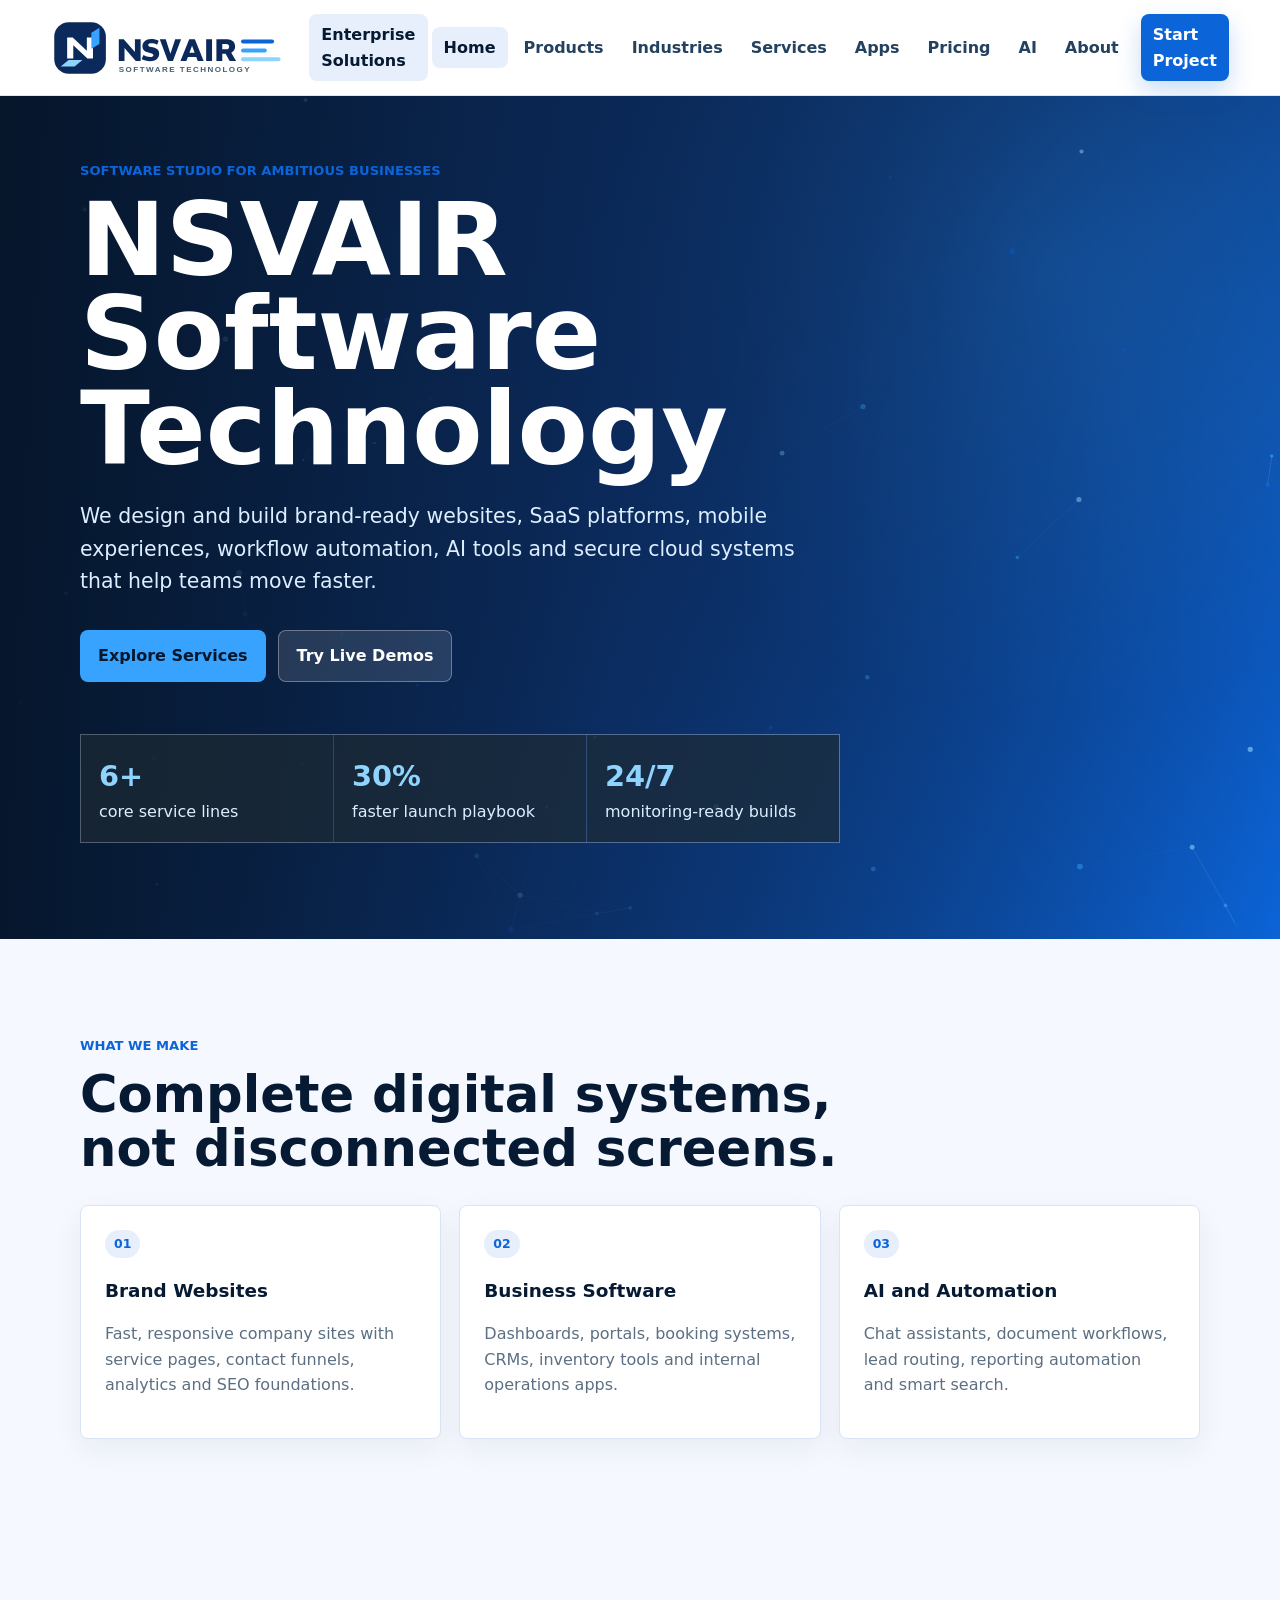
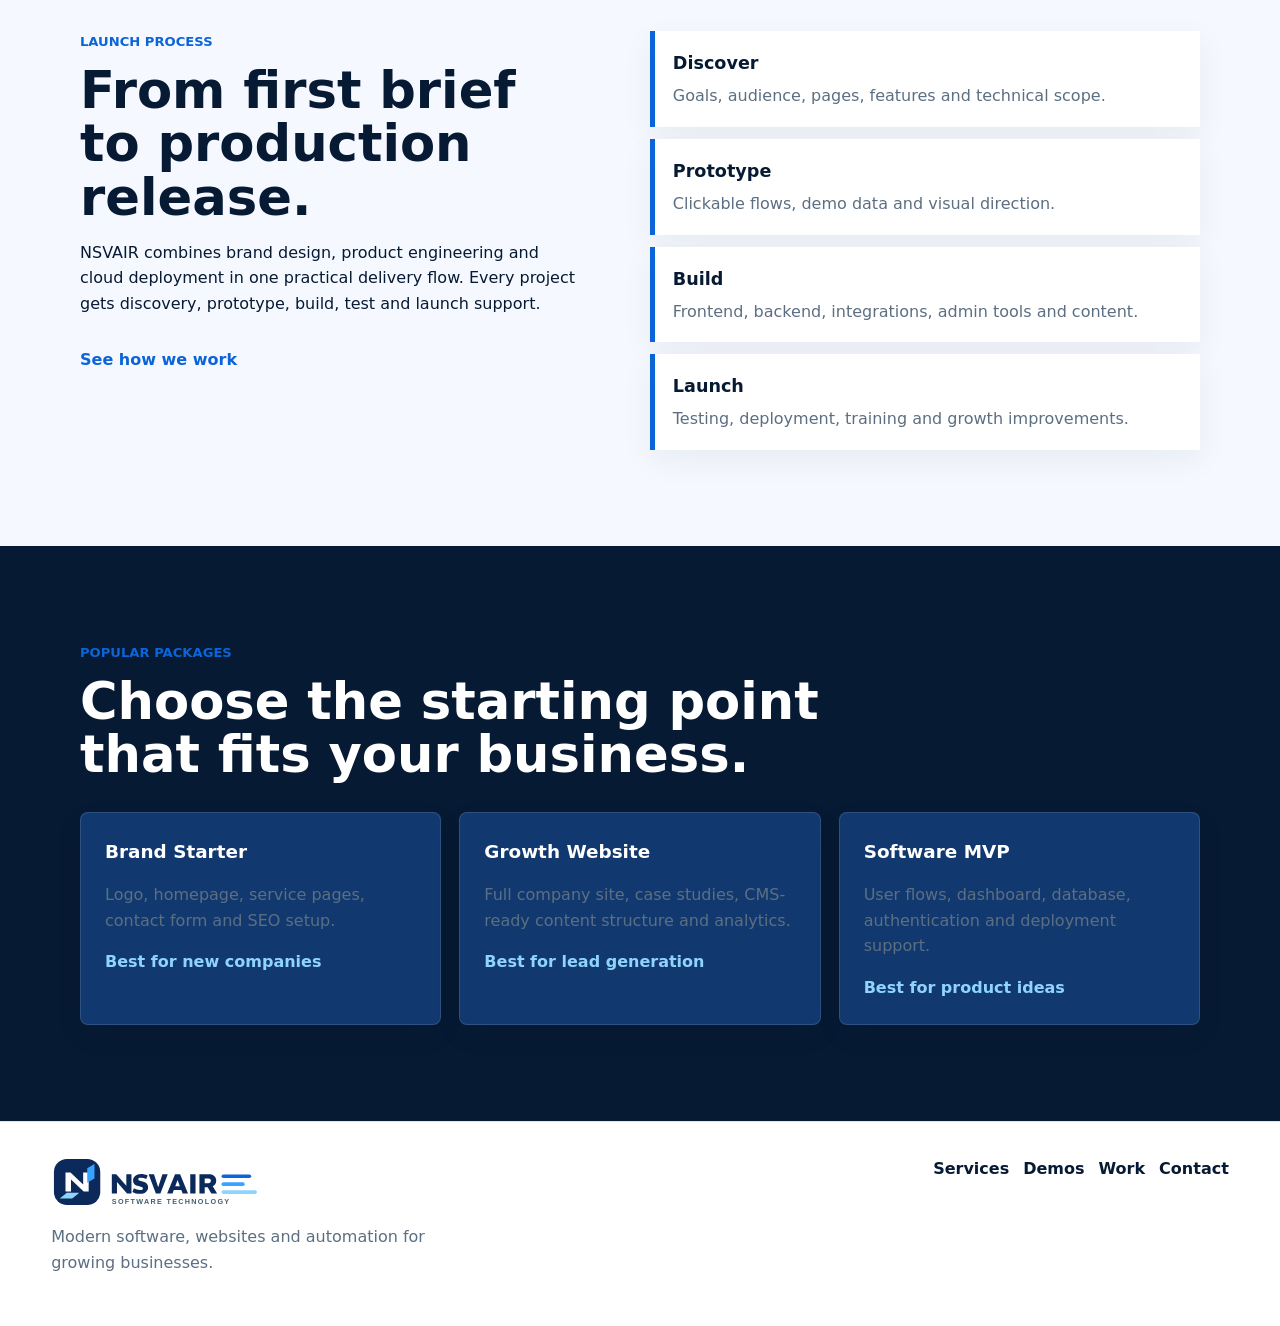
<file: index.html>
<!doctype html>
<html lang="en">
<head>
  <meta charset="utf-8">
  <meta name="viewport" content="width=device-width, initial-scale=1">
  <title>NSVAIR Software Technology | Custom Software, Cloud and AI</title>
  <meta name="description" content="NSVAIR Software Technology builds modern websites, SaaS products, automation, cloud systems, AI tools and mobile-ready business platforms.">
  <link rel="icon" href="assets/favicon.svg" type="image/svg+xml">
  <link rel="stylesheet" href="styles.css">
</head>
<body>
  <header class="site-header" data-header>
    <a class="brand" href="index.html" aria-label="NSVAIR Software Technology home"><img src="assets/logo.svg" alt="NSVAIR Software Technology"></a>
    <button class="nav-toggle" type="button" aria-label="Open navigation" aria-expanded="false" data-nav-toggle><span></span><span></span><span></span></button>
    <nav class="site-nav" data-nav>
      <a href="index.html" aria-current="page">Enterprise Solutions</a>
      <a href="index.html">Home</a>
      <div class="nav-item has-mega">
        <button type="button" class="nav-link" data-mega-toggle aria-expanded="false">Products</button>
        <div class="mega-menu product-menu">
          <div class="mega-feature"><span>NSVAIR Suite</span><h3>One platform for sales, operations and customer workflows.</h3><p>Launch CRM, ERP, POS, booking and AI modules with one brand system.</p></div>
          <div class="mega-columns">
            <div><h4>Business Products</h4><a href="products.html#crm">CRM Platform</a><a href="products.html#erp">ERP Suite</a><a href="products.html#pos">Retail POS</a><a href="products.html#inventory">Inventory Management</a><a href="products.html#accounting">Accounting System</a></div>
            <div><h4>Digital Products</h4><a href="products.html#ecommerce">Ecommerce Store</a><a href="products.html#booking">Booking Portal</a><a href="products.html#hrms">HRMS Portal</a><a href="products.html#analytics">Analytics Dashboard</a><a href="products.html#support">Support Desk</a></div>
            <div><h4>AI Products</h4><a href="ai.html#agents">AI Agents</a><a href="ai.html#chatbots">Website Chatbots</a><a href="ai.html#documents">Document AI</a><a href="ai.html#sales">Sales Assistant</a><a href="ai.html#insights">AI Insights</a></div>
          </div>
        </div>
      </div>
      <div class="nav-item has-mega">
        <button type="button" class="nav-link" data-mega-toggle aria-expanded="false">Industries</button>
        <div class="mega-menu industries-menu">
          <div class="industry-groups">
            <div><h4>Retail</h4><a href="industries.html#book-store">Book Store</a><a href="industries.html#clothing-store">Clothing Store</a><a href="industries.html#furniture-store">Furniture Store</a><a href="industries.html#grocery-store">Grocery Store</a><a href="industries.html#hardware-store">Hardware Store</a><a href="industries.html#toy-store">Toy Store</a></div>
            <div><h4>Food & Hospitality</h4><a href="industries.html#bar-and-pub">Bar and Pub</a><a href="industries.html#restaurant">Restaurant</a><a href="industries.html#fast-food">Fast Food</a><a href="industries.html#guest-house">Guest House</a><a href="industries.html#beverage-distributor">Beverage Distributor</a><a href="industries.html#hotel">Hotel</a></div>
            <div><h4>Real Estate</h4><a href="industries.html#real-estate-agency">Real Estate Agency</a><a href="industries.html#architecture-firm">Architecture Firm</a><a href="industries.html#construction">Construction</a><a href="industries.html#estate-management">Estate Management</a><a href="industries.html#gardening">Gardening</a><a href="industries.html#property-owner-association">Property Owner Association</a></div>
            <div><h4>Consulting</h4><a href="industries.html#accounting-firm">Accounting Firm</a><a href="industries.html#marketing-agency">Marketing Agency</a><a href="industries.html#law-firm">Law firm</a><a href="industries.html#talent-acquisition">Talent Acquisition</a><a href="industries.html#audit-certification">Audit & Certification</a></div>
            <div><h4>Manufacturing</h4><a href="industries.html#textile">Textile</a><a href="industries.html#metal">Metal</a><a href="industries.html#furnitures">Furnitures</a><a href="industries.html#food">Food</a><a href="industries.html#brewery">Brewery</a><a href="industries.html#corporate-gifts">Corporate Gifts</a></div>
            <div><h4>Health & Fitness</h4><a href="industries.html#sports-club">Sports Club</a><a href="industries.html#eyewear-store">Eyewear Store</a><a href="industries.html#fitness-center">Fitness Center</a><a href="industries.html#wellness-practitioners">Wellness Practitioners</a><a href="industries.html#pharmacy">Pharmacy</a><a href="industries.html#hair-salon">Hair Salon</a></div>
            <div><h4>Trades</h4><a href="industries.html#handyman">Handyman</a><a href="industries.html#it-hardware-support">IT Hardware & Support</a><a href="industries.html#solar-energy-systems">Solar Energy Systems</a><a href="industries.html#shoe-maker">Shoe Maker</a><a href="industries.html#cleaning-services">Cleaning Services</a><a href="industries.html#hvac-services">HVAC Services</a></div>
            <div><h4>Others</h4><a href="industries.html#nonprofit-organization">Nonprofit Organization</a><a href="industries.html#environmental-agency">Environmental Agency</a><a href="industries.html#billboard-rental">Billboard Rental</a><a href="industries.html#photography">Photography</a><a href="industries.html#bike-leasing">Bike Leasing</a><a href="industries.html#software-reseller">Software Reseller</a></div>
          </div>
        </div>
      </div>
      <div class="nav-item has-mega">
        <button type="button" class="nav-link" data-mega-toggle aria-expanded="false">Services</button>
        <div class="mega-menu services-menu">
          <div class="mega-columns compact">
            <div><h4>Build</h4><a href="services.html">Website Development</a><a href="services.html">Custom Software</a><a href="services.html">Mobile Apps</a><a href="services.html">UI/UX Design</a></div>
            <div><h4>Scale</h4><a href="services.html">Cloud & DevOps</a><a href="services.html">Cybersecurity</a><a href="services.html">Data Analytics</a><a href="services.html">API Integration</a></div>
            <div><h4>Automate</h4><a href="ai.html">AI Integration</a><a href="services.html">Workflow Automation</a><a href="demos.html">Live Demos</a><a href="contact.html">Project Consulting</a></div>
          </div>
        </div>
      </div>
      <a href="apps.html">Apps</a>
      <a href="pricing.html">Pricing</a>
      <a href="ai.html">AI</a>
      <a href="about.html">About</a>
      <a class="nav-cta" href="contact.html">Start Project</a>
    </nav>
  </header>

  <main>
    <section class="hero">
      <canvas id="brandCanvas" aria-hidden="true"></canvas>
      <div class="hero-inner">
        <p class="eyebrow">Software studio for ambitious businesses</p>
        <h1>NSVAIR Software Technology</h1>
        <p class="hero-copy">We design and build brand-ready websites, SaaS platforms, mobile experiences, workflow automation, AI tools and secure cloud systems that help teams move faster.</p>
        <div class="hero-actions">
          <a class="button primary" href="services.html">Explore Services</a>
          <a class="button secondary" href="demos.html">Try Live Demos</a>
        </div>
        <dl class="hero-metrics">
          <div><dt>6+</dt><dd>core service lines</dd></div>
          <div><dt>30%</dt><dd>faster launch playbook</dd></div>
          <div><dt>24/7</dt><dd>monitoring-ready builds</dd></div>
        </dl>
      </div>
    </section>

    <section class="section intro-band">
      <div class="section-heading">
        <p class="eyebrow">What we make</p>
        <h2>Complete digital systems, not disconnected screens.</h2>
      </div>
      <div class="feature-grid">
        <article class="feature-card">
          <span class="icon-chip">01</span>
          <h3>Brand Websites</h3>
          <p>Fast, responsive company sites with service pages, contact funnels, analytics and SEO foundations.</p>
        </article>
        <article class="feature-card">
          <span class="icon-chip">02</span>
          <h3>Business Software</h3>
          <p>Dashboards, portals, booking systems, CRMs, inventory tools and internal operations apps.</p>
        </article>
        <article class="feature-card">
          <span class="icon-chip">03</span>
          <h3>AI and Automation</h3>
          <p>Chat assistants, document workflows, lead routing, reporting automation and smart search.</p>
        </article>
      </div>
    </section>

    <section class="section split">
      <div>
        <p class="eyebrow">Launch process</p>
        <h2>From first brief to production release.</h2>
        <p>NSVAIR combines brand design, product engineering and cloud deployment in one practical delivery flow. Every project gets discovery, prototype, build, test and launch support.</p>
        <a class="text-link" href="about.html">See how we work</a>
      </div>
      <div class="process-list">
        <article><strong>Discover</strong><span>Goals, audience, pages, features and technical scope.</span></article>
        <article><strong>Prototype</strong><span>Clickable flows, demo data and visual direction.</span></article>
        <article><strong>Build</strong><span>Frontend, backend, integrations, admin tools and content.</span></article>
        <article><strong>Launch</strong><span>Testing, deployment, training and growth improvements.</span></article>
      </div>
    </section>

    <section class="section dark-band">
      <div class="section-heading">
        <p class="eyebrow">Popular packages</p>
        <h2>Choose the starting point that fits your business.</h2>
      </div>
      <div class="package-grid">
        <article class="package">
          <h3>Brand Starter</h3>
          <p>Logo, homepage, service pages, contact form and SEO setup.</p>
          <span>Best for new companies</span>
        </article>
        <article class="package">
          <h3>Growth Website</h3>
          <p>Full company site, case studies, CMS-ready content structure and analytics.</p>
          <span>Best for lead generation</span>
        </article>
        <article class="package">
          <h3>Software MVP</h3>
          <p>User flows, dashboard, database, authentication and deployment support.</p>
          <span>Best for product ideas</span>
        </article>
      </div>
    </section>
  </main>

  <footer class="site-footer">
    <div>
      <img src="assets/logo.svg" alt="NSVAIR Software Technology">
      <p>Modern software, websites and automation for growing businesses.</p>
    </div>
    <nav>
      <a href="services.html">Services</a>
      <a href="demos.html">Demos</a>
      <a href="work.html">Work</a>
      <a href="contact.html">Contact</a>
    </nav>
  </footer>

  <script src="script.js"></script>
</body>
</html>
</file>
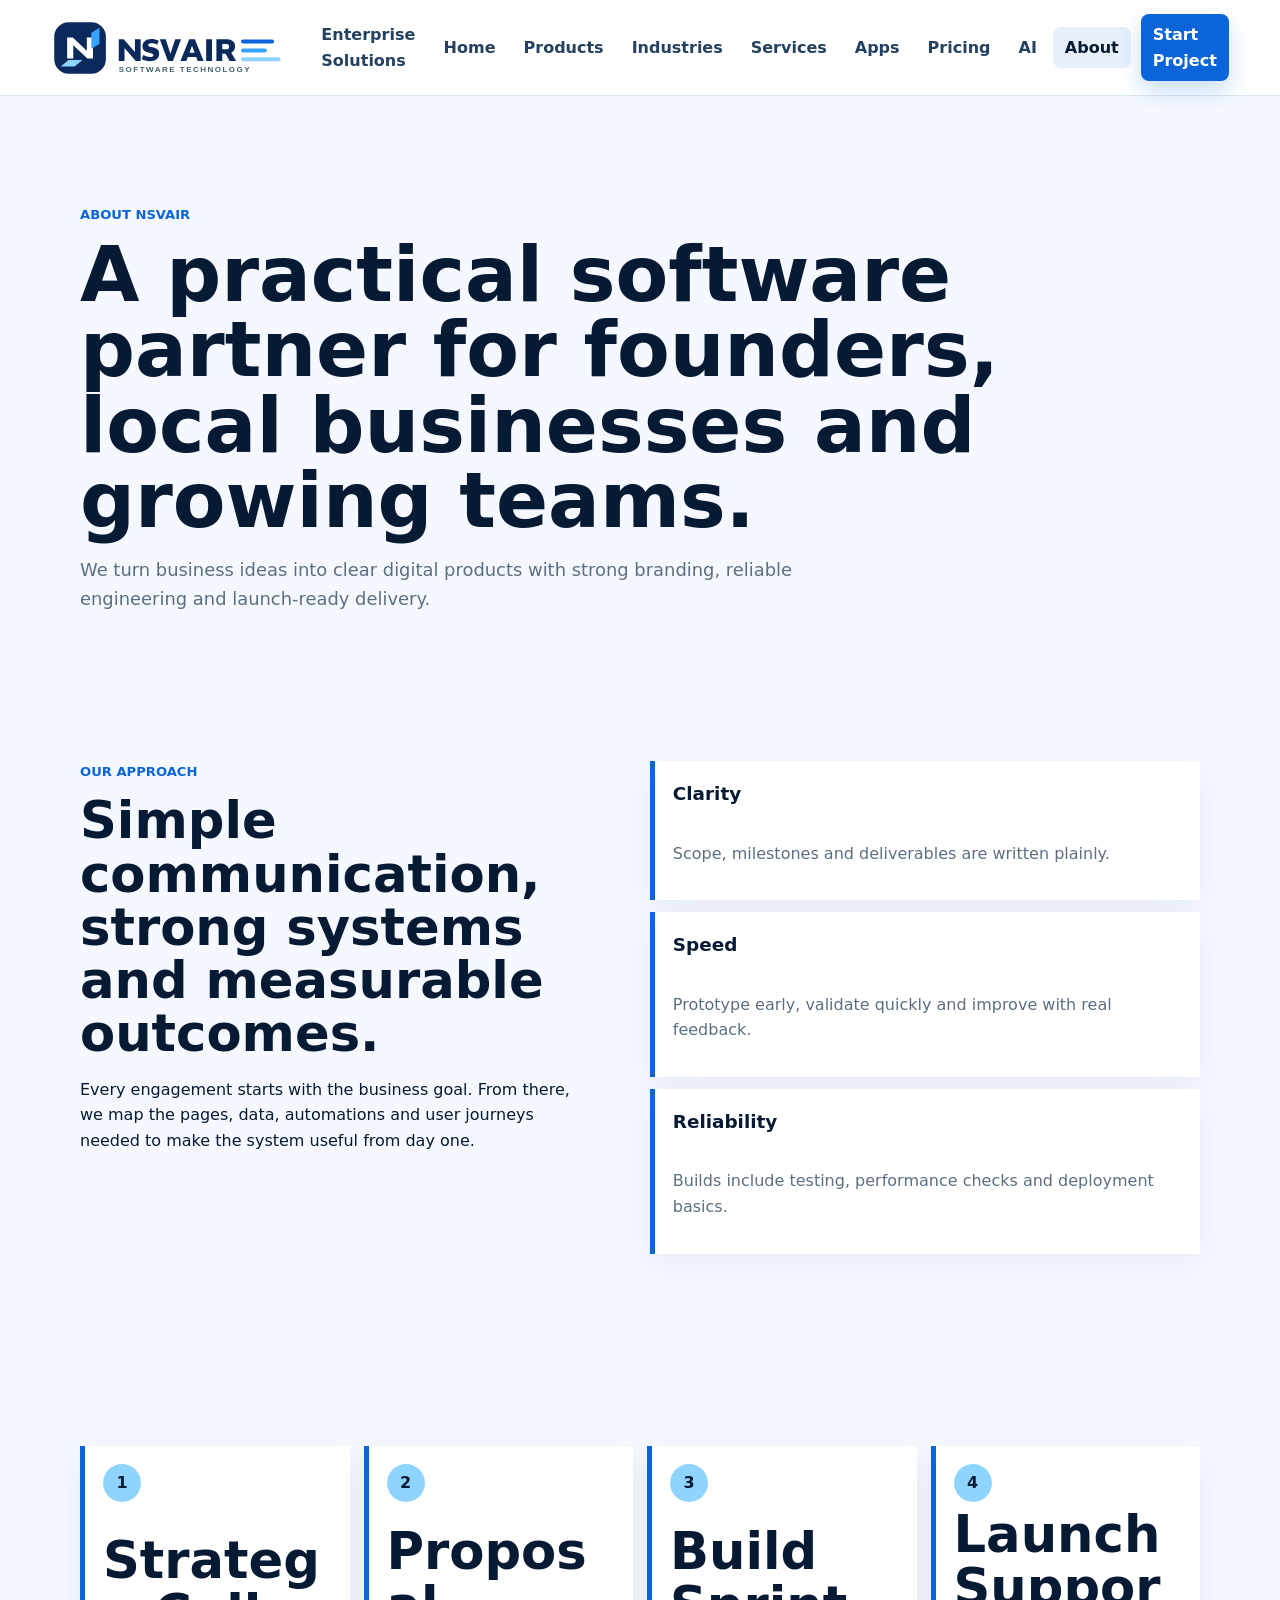
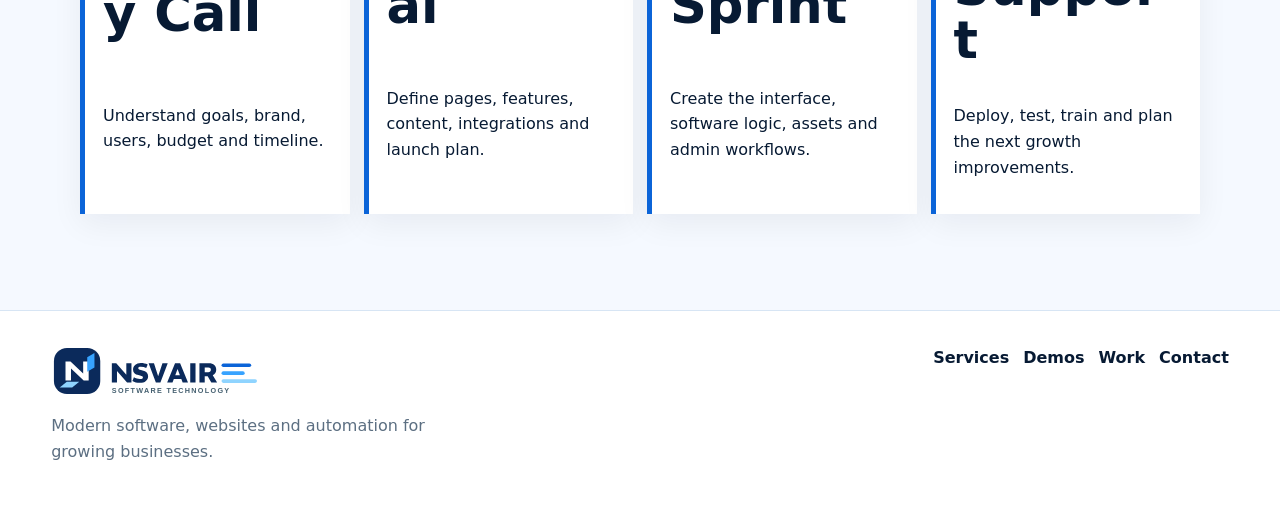
<file: about.html>
<!doctype html>
<html lang="en">
<head>
  <meta charset="utf-8">
  <meta name="viewport" content="width=device-width, initial-scale=1">
  <title>About | NSVAIR Software Technology</title>
  <meta name="description" content="Learn about NSVAIR Software Technology, a modern software and web development studio.">
  <link rel="icon" href="assets/favicon.svg" type="image/svg+xml">
  <link rel="stylesheet" href="styles.css">
</head>
<body>
  <header class="site-header" data-header>
    <a class="brand" href="index.html"><img src="assets/logo.svg" alt="NSVAIR Software Technology"></a>
    <button class="nav-toggle" type="button" aria-label="Open navigation" aria-expanded="false" data-nav-toggle><span></span><span></span><span></span></button>
    <nav class="site-nav" data-nav>
      <a href="index.html">Home</a><a href="services.html">Services</a><a href="demos.html">Demos</a><a href="work.html">Work</a><a href="about.html" aria-current="page">About</a><a class="nav-cta" href="contact.html">Start Project</a>
    </nav>
  </header>
  <main>
    <section class="page-hero compact">
      <p class="eyebrow">About NSVAIR</p>
      <h1>A practical software partner for founders, local businesses and growing teams.</h1>
      <p>We turn business ideas into clear digital products with strong branding, reliable engineering and launch-ready delivery.</p>
    </section>
    <section class="section split">
      <div>
        <p class="eyebrow">Our approach</p>
        <h2>Simple communication, strong systems and measurable outcomes.</h2>
        <p>Every engagement starts with the business goal. From there, we map the pages, data, automations and user journeys needed to make the system useful from day one.</p>
      </div>
      <div class="values">
        <article><h3>Clarity</h3><p>Scope, milestones and deliverables are written plainly.</p></article>
        <article><h3>Speed</h3><p>Prototype early, validate quickly and improve with real feedback.</p></article>
        <article><h3>Reliability</h3><p>Builds include testing, performance checks and deployment basics.</p></article>
      </div>
    </section>
    <section class="section timeline">
      <article><span>1</span><h2>Strategy Call</h2><p>Understand goals, brand, users, budget and timeline.</p></article>
      <article><span>2</span><h2>Proposal</h2><p>Define pages, features, content, integrations and launch plan.</p></article>
      <article><span>3</span><h2>Build Sprint</h2><p>Create the interface, software logic, assets and admin workflows.</p></article>
      <article><span>4</span><h2>Launch Support</h2><p>Deploy, test, train and plan the next growth improvements.</p></article>
    </section>
  </main>
  <footer class="site-footer"><div><img src="assets/logo.svg" alt="NSVAIR Software Technology"><p>Modern software, websites and automation for growing businesses.</p></div><nav><a href="services.html">Services</a><a href="demos.html">Demos</a><a href="work.html">Work</a><a href="contact.html">Contact</a></nav></footer>
  <script src="script.js"></script>
</body>
</html>
</file>
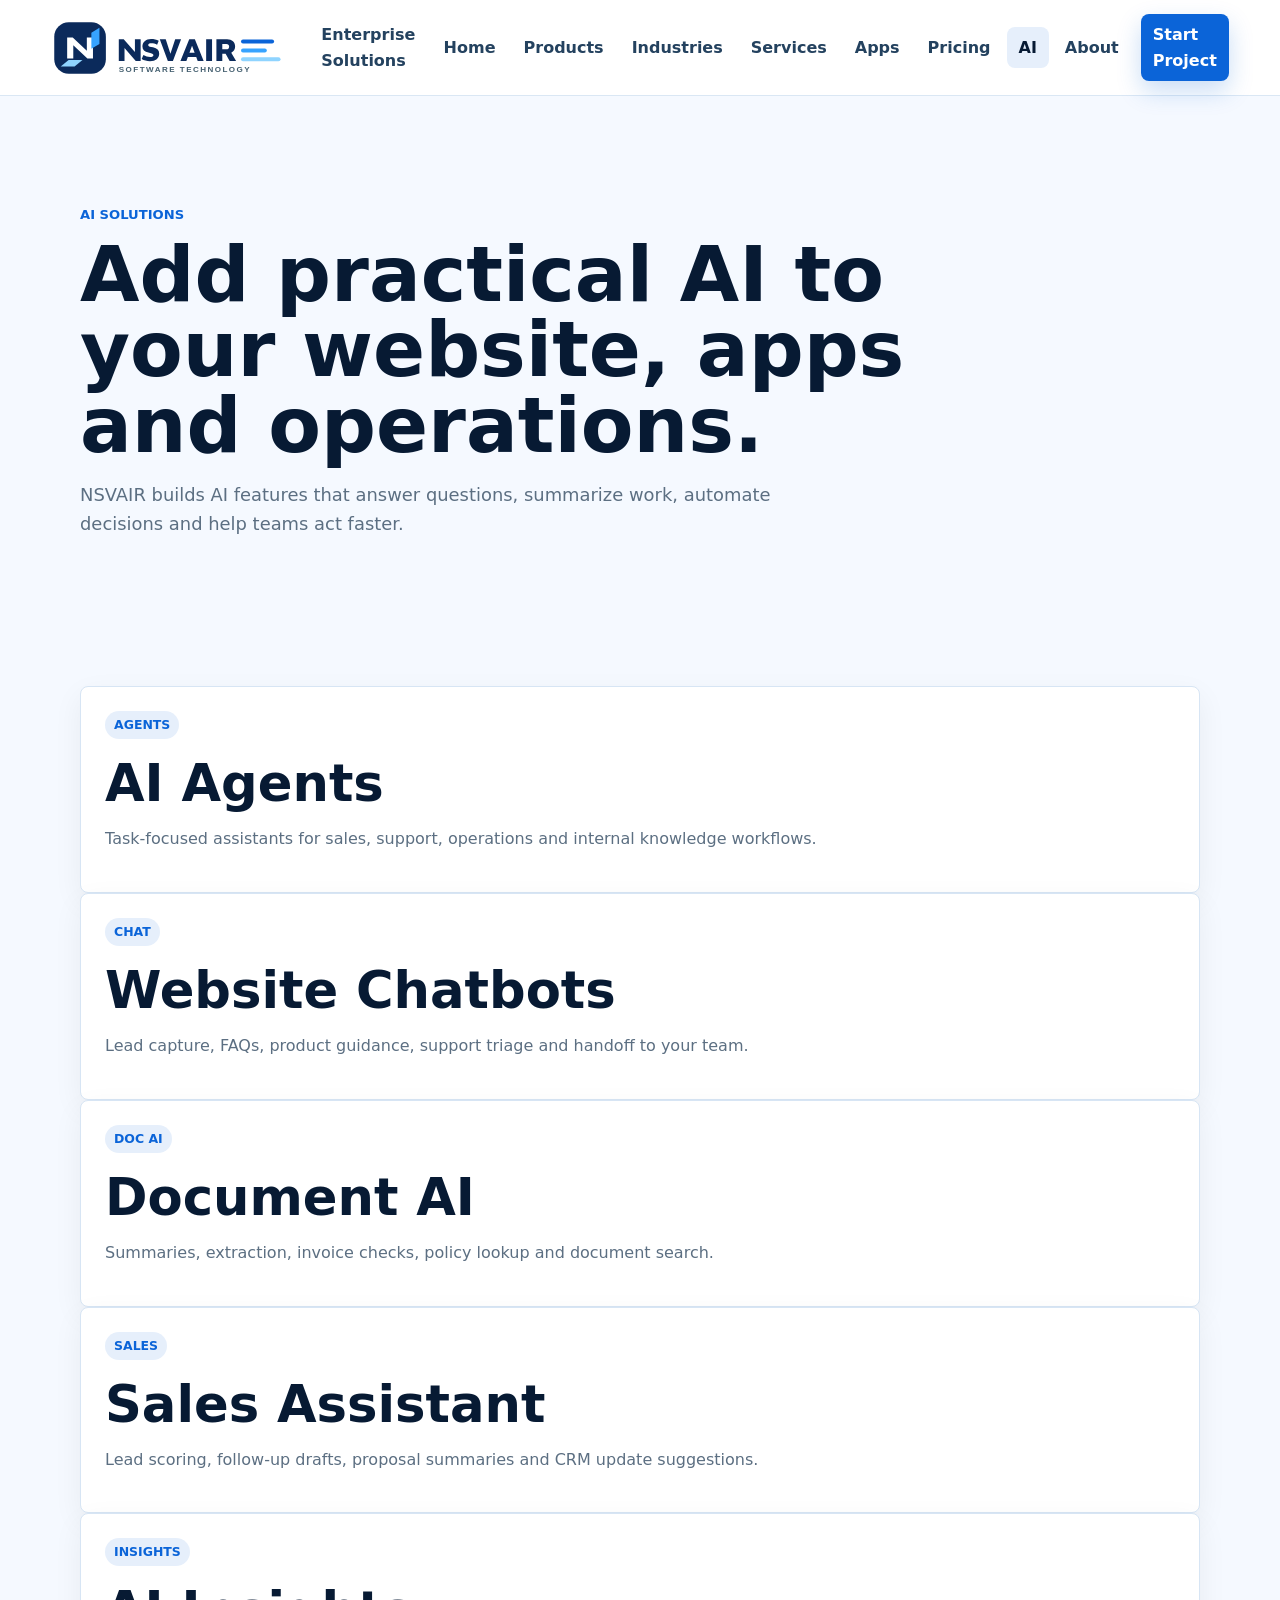
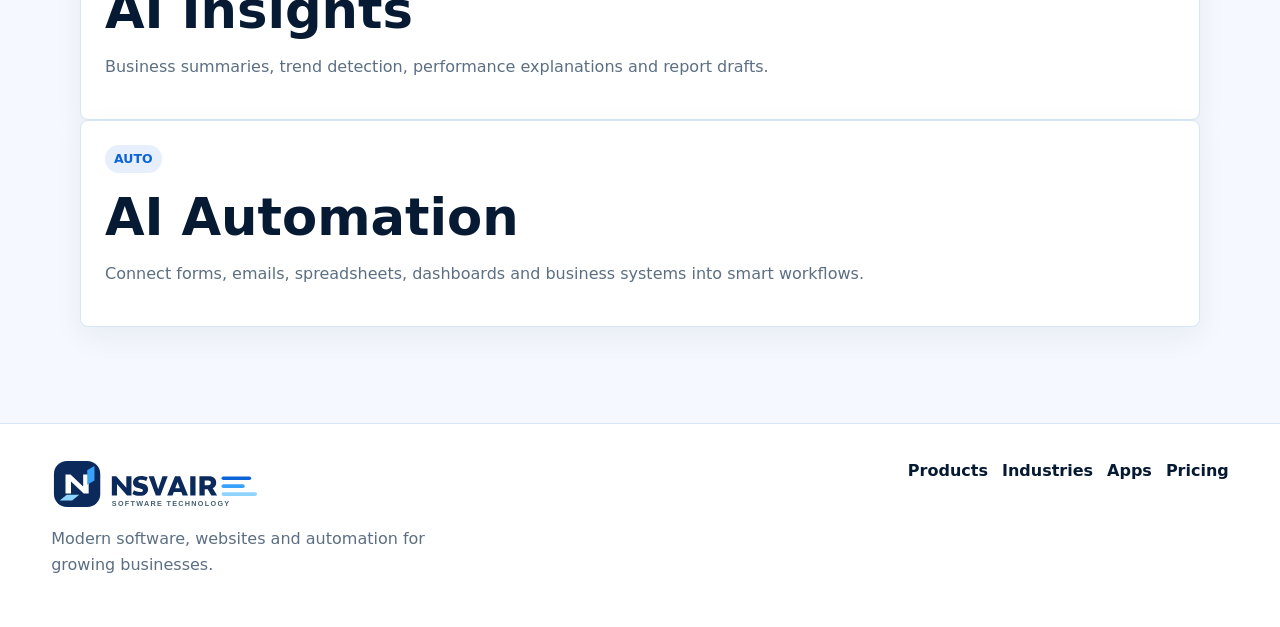
<file: ai.html>
<!doctype html>
<html lang="en">
<head>
  <meta charset="utf-8">
  <meta name="viewport" content="width=device-width, initial-scale=1">
  <title>AI Solutions | NSVAIR Software Technology</title>
  <meta name="description" content="NSVAIR AI solutions including AI agents, chatbots, document AI, sales assistants and business insights.">
  <link rel="icon" href="assets/favicon.svg" type="image/svg+xml">
  <link rel="stylesheet" href="styles.css">
</head>
<body>
  <header class="site-header" data-header></header>
  <main>
    <section class="page-hero compact">
      <p class="eyebrow">AI Solutions</p>
      <h1>Add practical AI to your website, apps and operations.</h1>
      <p>NSVAIR builds AI features that answer questions, summarize work, automate decisions and help teams act faster.</p>
    </section>
    <section class="section ai-grid">
      <article class="service-card" id="agents"><span>AGENTS</span><h2>AI Agents</h2><p>Task-focused assistants for sales, support, operations and internal knowledge workflows.</p></article>
      <article class="service-card" id="chatbots"><span>CHAT</span><h2>Website Chatbots</h2><p>Lead capture, FAQs, product guidance, support triage and handoff to your team.</p></article>
      <article class="service-card" id="documents"><span>DOC AI</span><h2>Document AI</h2><p>Summaries, extraction, invoice checks, policy lookup and document search.</p></article>
      <article class="service-card" id="sales"><span>SALES</span><h2>Sales Assistant</h2><p>Lead scoring, follow-up drafts, proposal summaries and CRM update suggestions.</p></article>
      <article class="service-card" id="insights"><span>INSIGHTS</span><h2>AI Insights</h2><p>Business summaries, trend detection, performance explanations and report drafts.</p></article>
      <article class="service-card"><span>AUTO</span><h2>AI Automation</h2><p>Connect forms, emails, spreadsheets, dashboards and business systems into smart workflows.</p></article>
    </section>
  </main>
  <footer class="site-footer"><div><img src="assets/logo.svg" alt="NSVAIR Software Technology"><p>Modern software, websites and automation for growing businesses.</p></div><nav><a href="products.html">Products</a><a href="industries.html">Industries</a><a href="apps.html">Apps</a><a href="pricing.html">Pricing</a></nav></footer>
  <script src="script.js"></script>
</body>
</html>
</file>
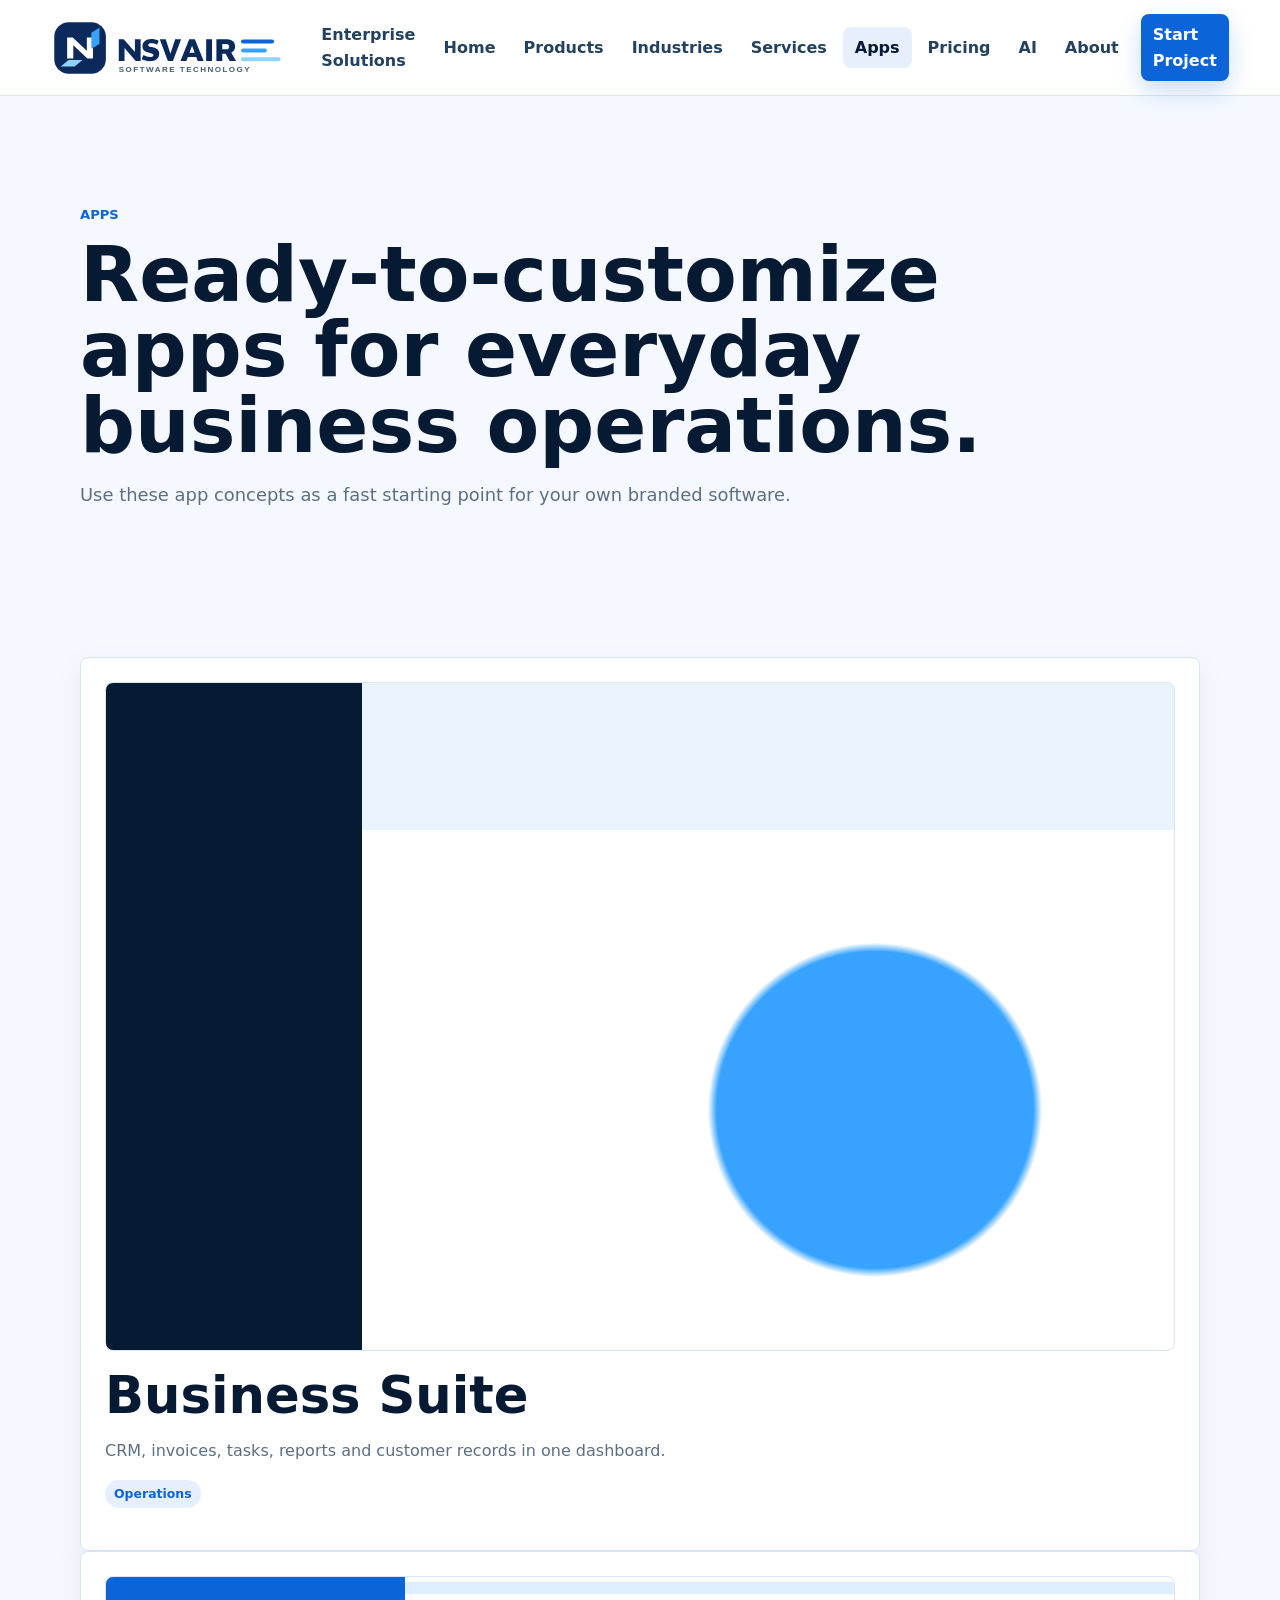
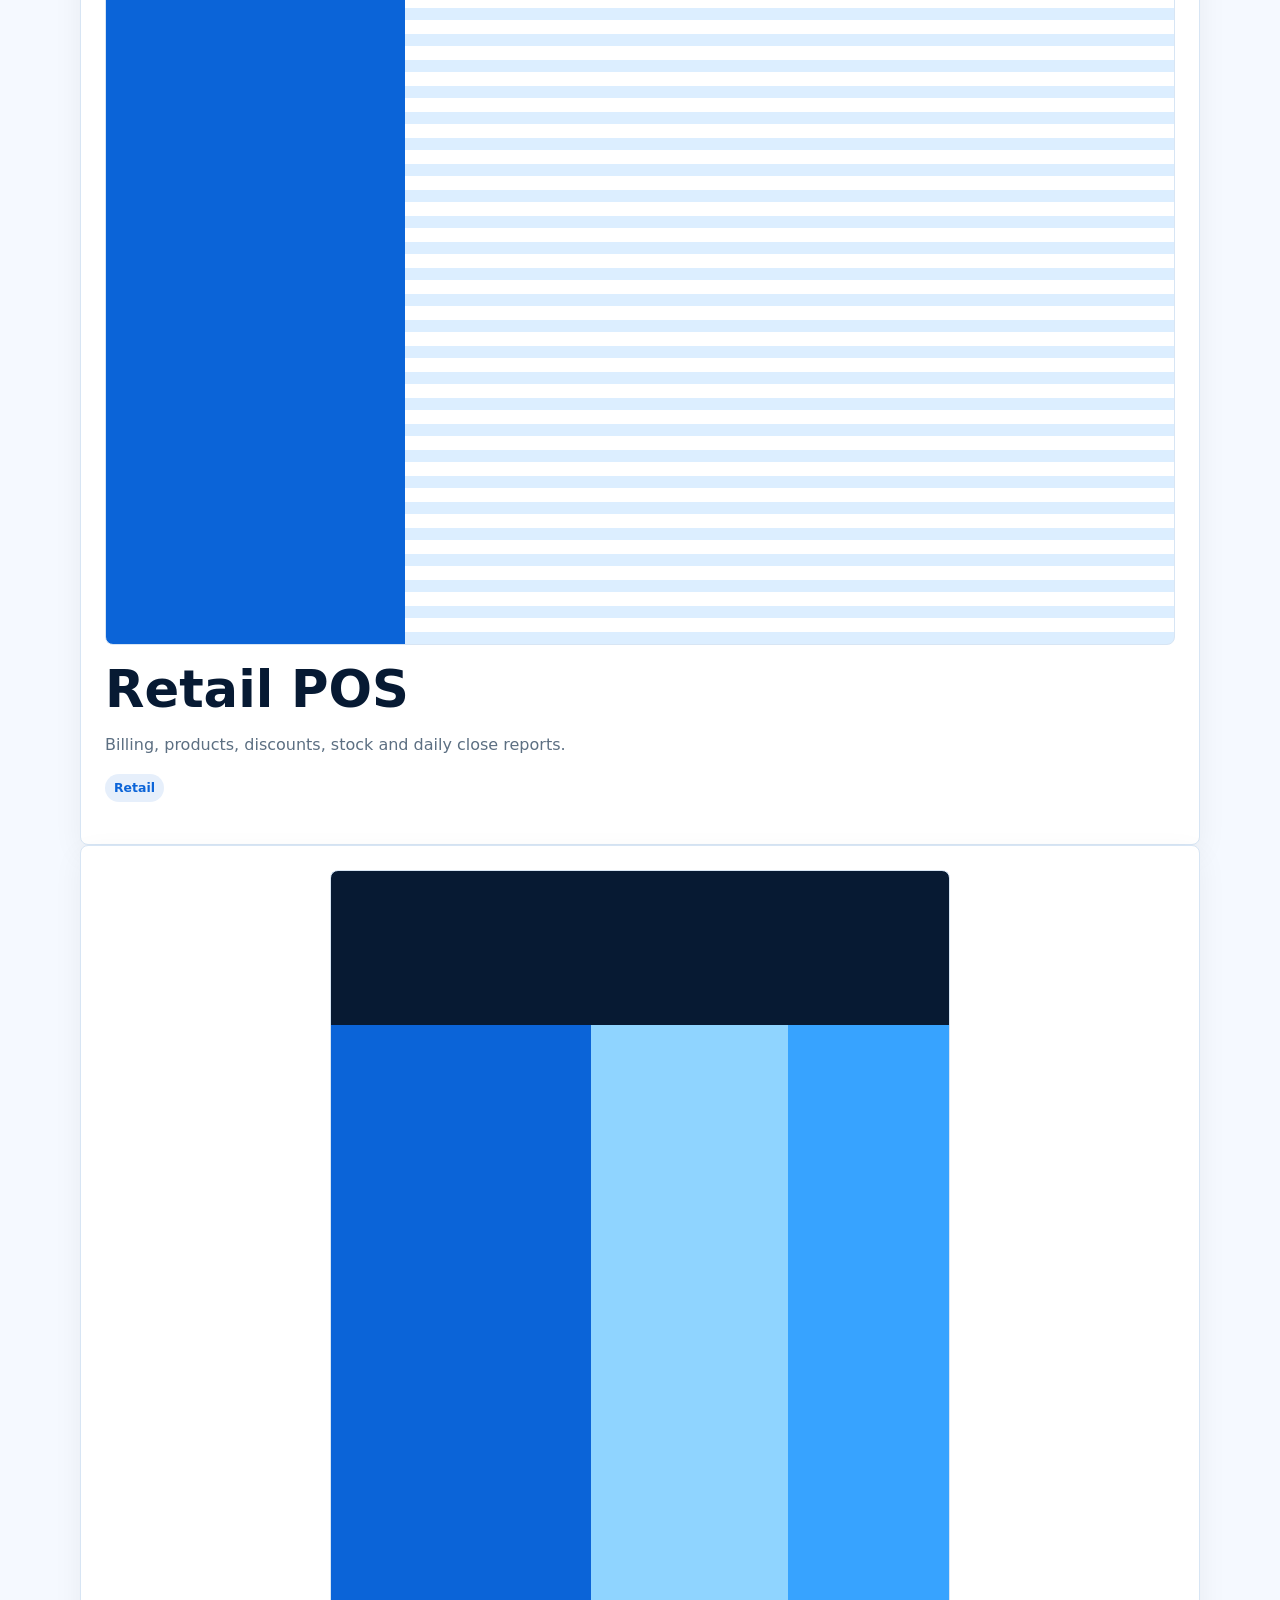
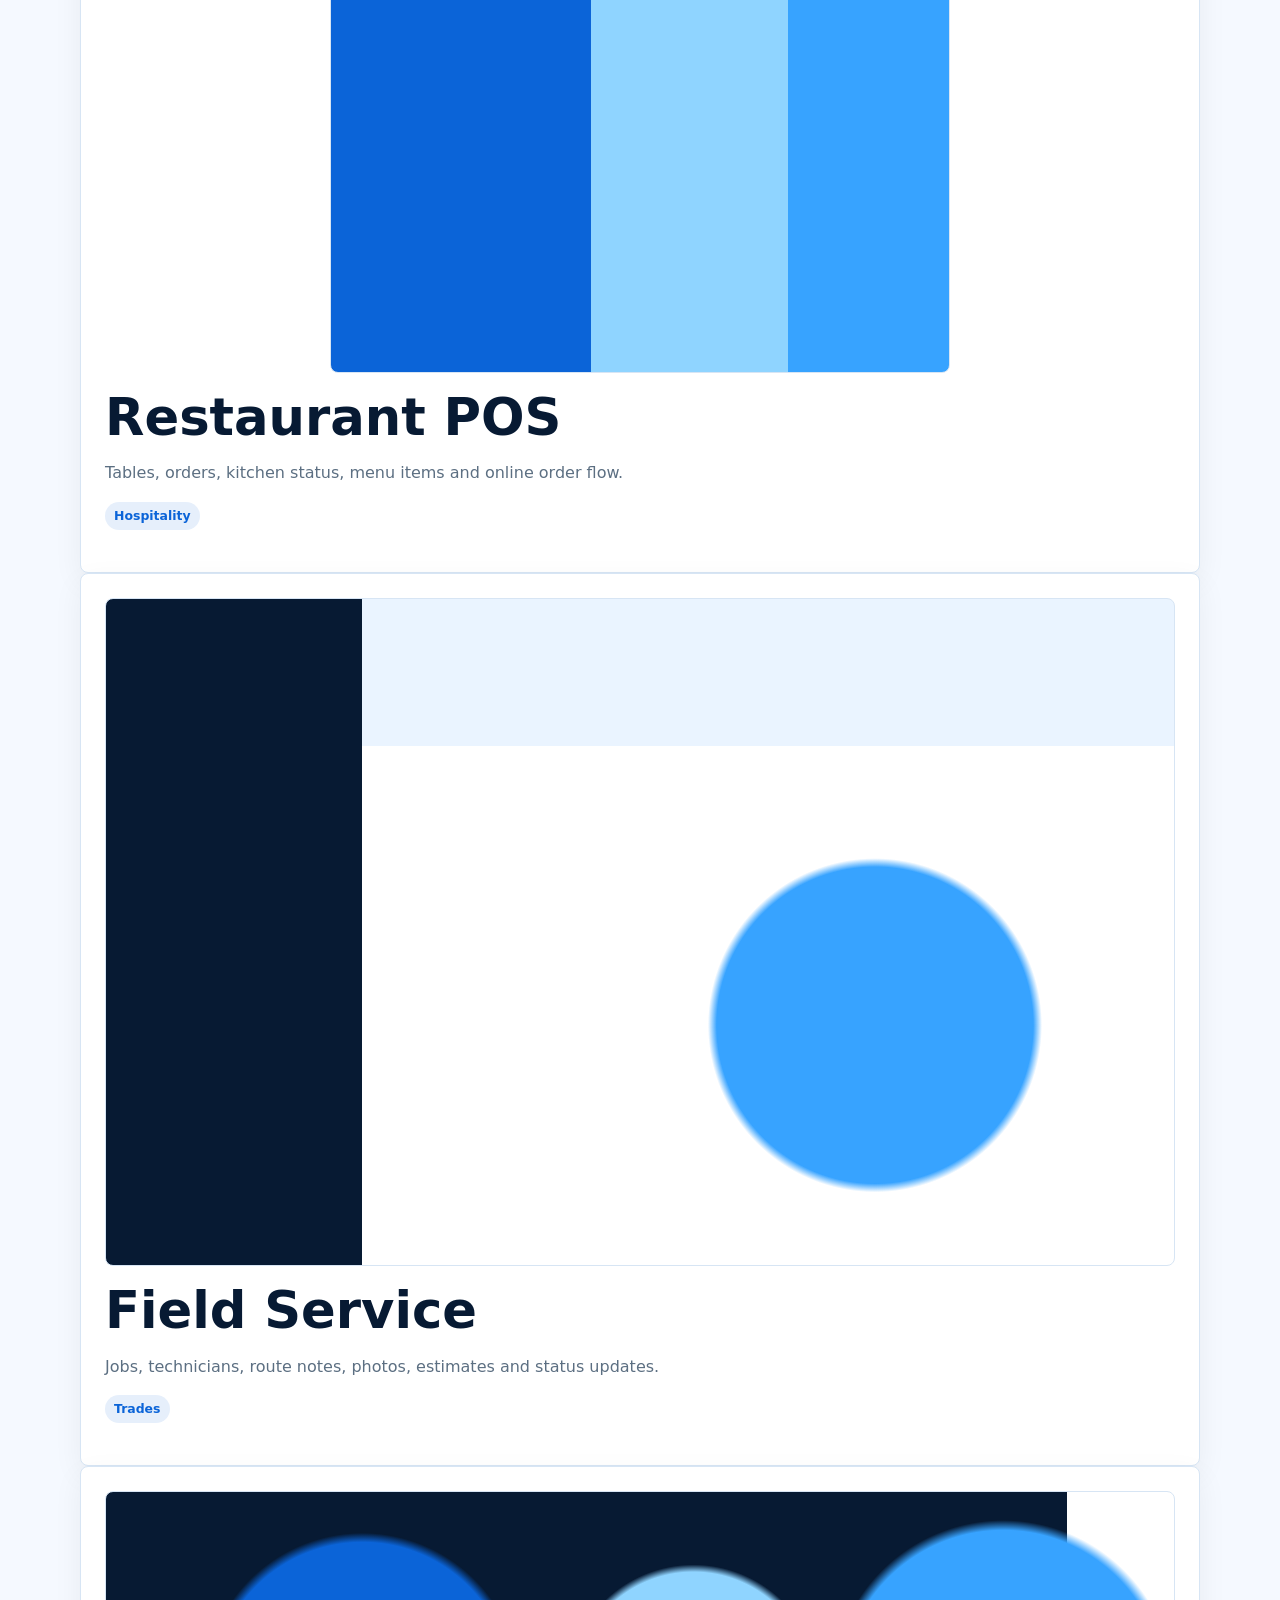
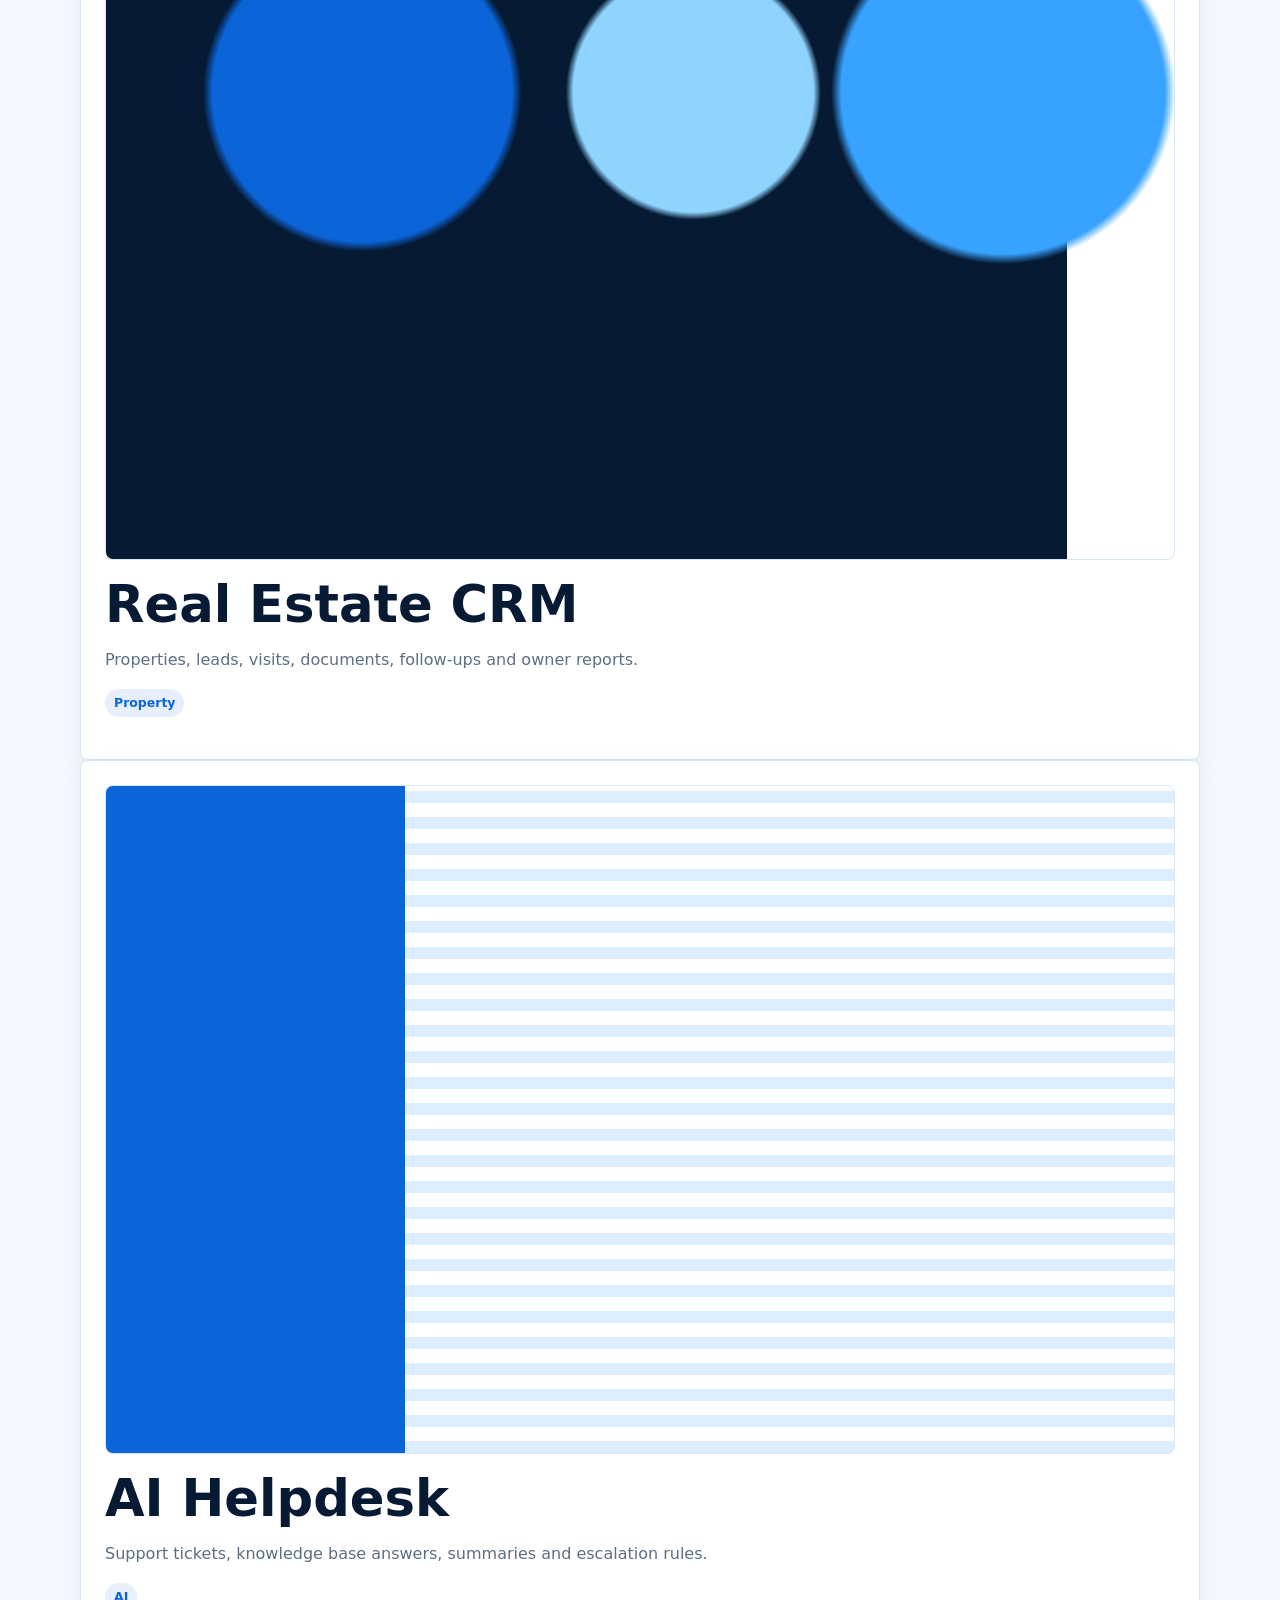
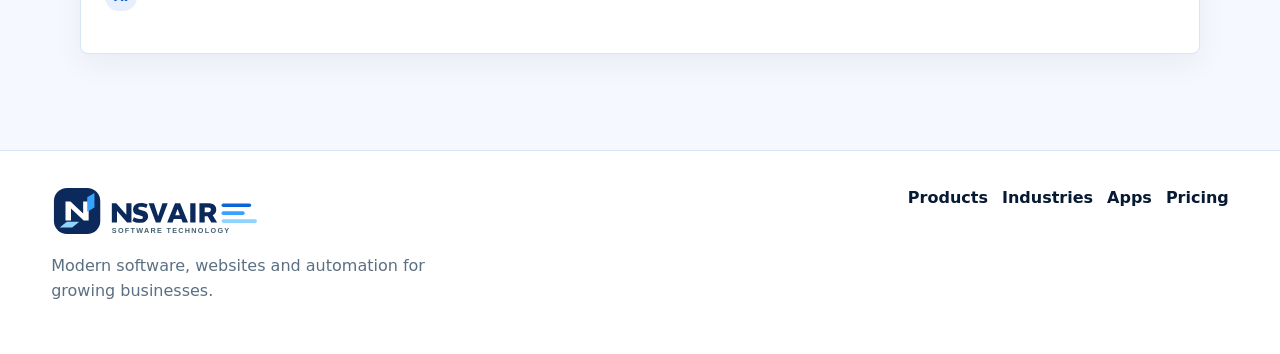
<file: apps.html>
<!doctype html>
<html lang="en">
<head>
  <meta charset="utf-8">
  <meta name="viewport" content="width=device-width, initial-scale=1">
  <title>Apps | NSVAIR Software Technology</title>
  <meta name="description" content="NSVAIR ready-to-customize business apps for retail, restaurants, field service, real estate, helpdesk and operations.">
  <link rel="icon" href="assets/favicon.svg" type="image/svg+xml">
  <link rel="stylesheet" href="styles.css">
</head>
<body>
  <header class="site-header" data-header></header>
  <main>
    <section class="page-hero compact">
      <p class="eyebrow">Apps</p>
      <h1>Ready-to-customize apps for everyday business operations.</h1>
      <p>Use these app concepts as a fast starting point for your own branded software.</p>
    </section>
    <section class="section app-showcase">
      <article class="case-card"><div class="mockup dashboard"></div><h2>Business Suite</h2><p>CRM, invoices, tasks, reports and customer records in one dashboard.</p><span>Operations</span></article>
      <article class="case-card"><div class="mockup bars"></div><h2>Retail POS</h2><p>Billing, products, discounts, stock and daily close reports.</p><span>Retail</span></article>
      <article class="case-card"><div class="mockup mobile"></div><h2>Restaurant POS</h2><p>Tables, orders, kitchen status, menu items and online order flow.</p><span>Hospitality</span></article>
      <article class="case-card"><div class="mockup dashboard"></div><h2>Field Service</h2><p>Jobs, technicians, route notes, photos, estimates and status updates.</p><span>Trades</span></article>
      <article class="case-card"><div class="mockup brand-system"></div><h2>Real Estate CRM</h2><p>Properties, leads, visits, documents, follow-ups and owner reports.</p><span>Property</span></article>
      <article class="case-card"><div class="mockup bars"></div><h2>AI Helpdesk</h2><p>Support tickets, knowledge base answers, summaries and escalation rules.</p><span>AI</span></article>
    </section>
  </main>
  <footer class="site-footer"><div><img src="assets/logo.svg" alt="NSVAIR Software Technology"><p>Modern software, websites and automation for growing businesses.</p></div><nav><a href="products.html">Products</a><a href="industries.html">Industries</a><a href="apps.html">Apps</a><a href="pricing.html">Pricing</a></nav></footer>
  <script src="script.js"></script>
</body>
</html>
</file>
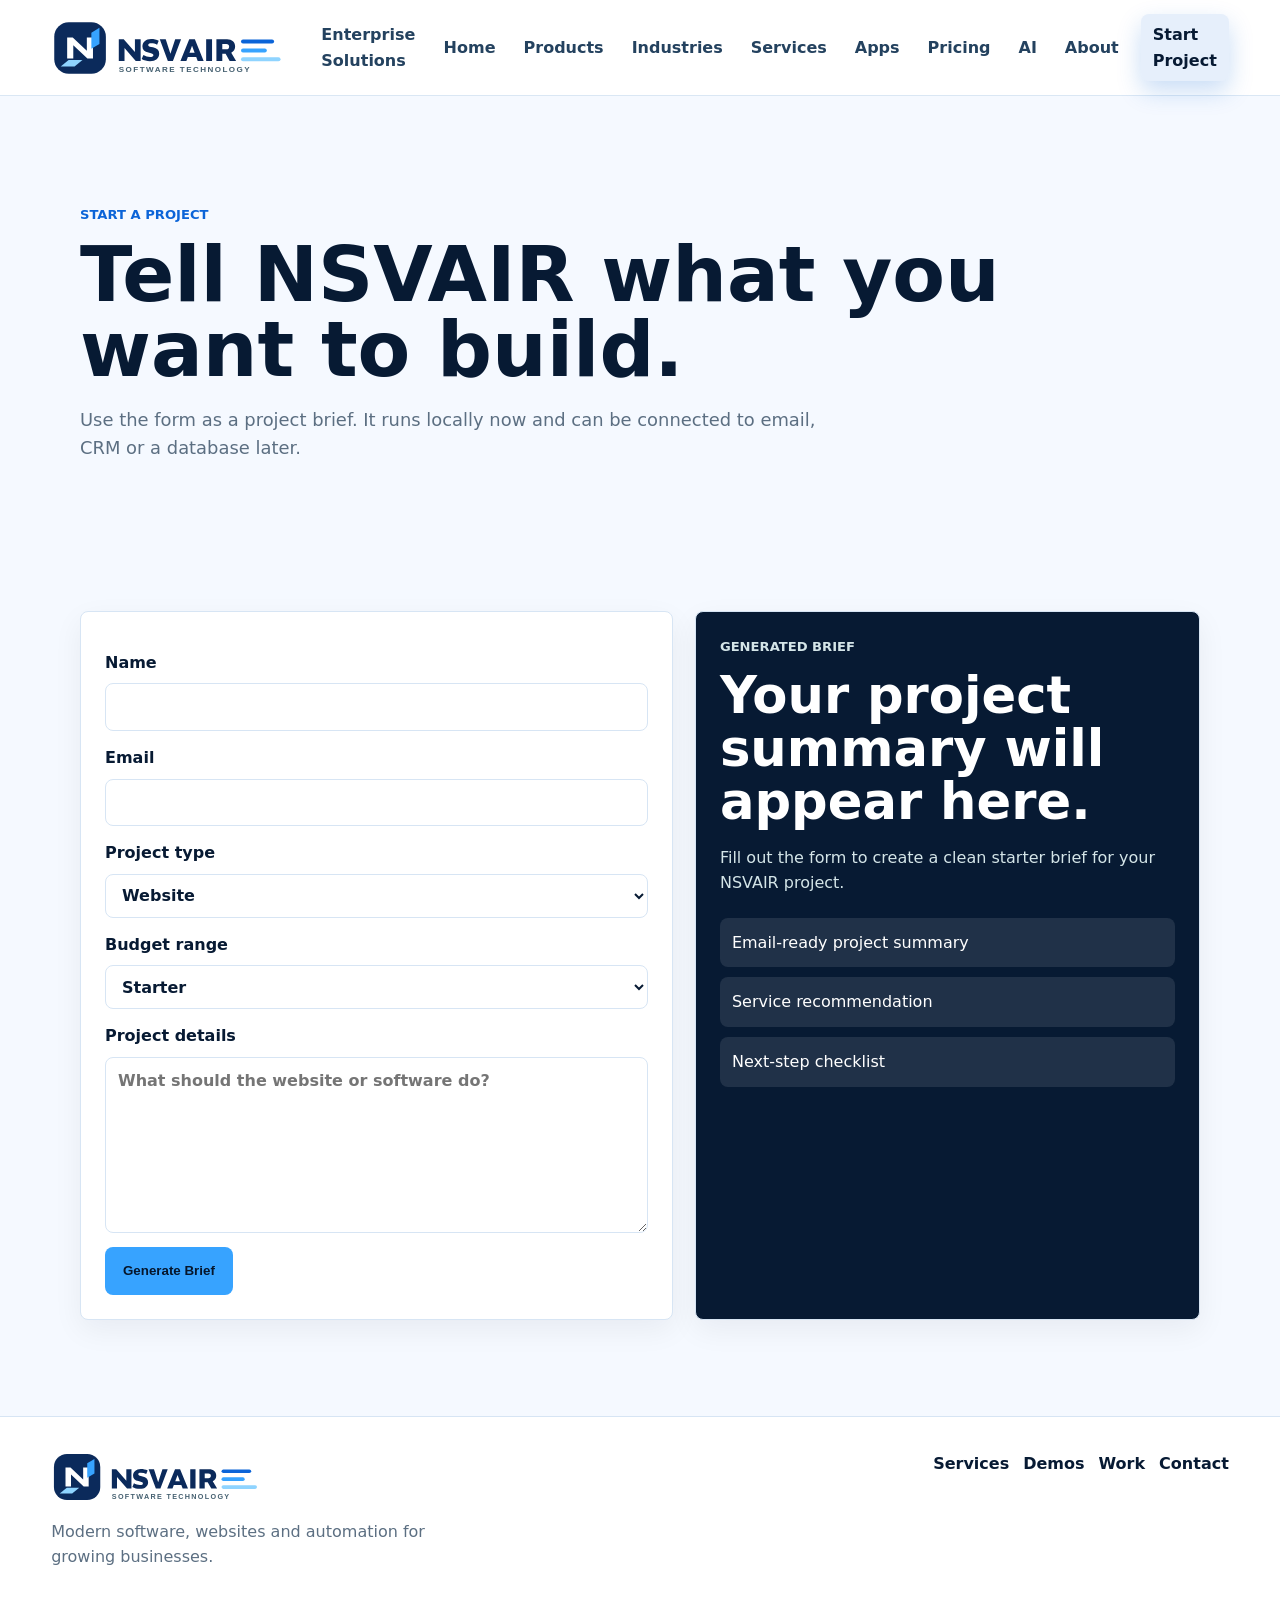
<file: contact.html>
<!doctype html>
<html lang="en">
<head>
  <meta charset="utf-8">
  <meta name="viewport" content="width=device-width, initial-scale=1">
  <title>Contact | NSVAIR Software Technology</title>
  <meta name="description" content="Contact NSVAIR Software Technology to plan a website, software product, automation or AI project.">
  <link rel="icon" href="assets/favicon.svg" type="image/svg+xml">
  <link rel="stylesheet" href="styles.css">
</head>
<body>
  <header class="site-header" data-header>
    <a class="brand" href="index.html"><img src="assets/logo.svg" alt="NSVAIR Software Technology"></a>
    <button class="nav-toggle" type="button" aria-label="Open navigation" aria-expanded="false" data-nav-toggle><span></span><span></span><span></span></button>
    <nav class="site-nav" data-nav>
      <a href="index.html">Home</a><a href="services.html">Services</a><a href="demos.html">Demos</a><a href="work.html">Work</a><a href="about.html">About</a><a class="nav-cta" href="contact.html" aria-current="page">Start Project</a>
    </nav>
  </header>
  <main>
    <section class="page-hero compact">
      <p class="eyebrow">Start a project</p>
      <h1>Tell NSVAIR what you want to build.</h1>
      <p>Use the form as a project brief. It runs locally now and can be connected to email, CRM or a database later.</p>
    </section>
    <section class="section contact-layout">
      <form class="contact-form" id="contactForm">
        <label>Name<input name="name" autocomplete="name" required></label>
        <label>Email<input name="email" type="email" autocomplete="email" required></label>
        <label>Project type<select name="project"><option>Website</option><option>Custom software</option><option>AI or automation</option><option>Cloud support</option><option>Brand identity</option></select></label>
        <label>Budget range<select name="budget"><option>Starter</option><option>Growth</option><option>Custom quote</option></select></label>
        <label>Project details<textarea name="details" rows="6" required placeholder="What should the website or software do?"></textarea></label>
        <button class="button primary" type="submit">Generate Brief</button>
      </form>
      <aside class="brief-card">
        <p class="eyebrow">Generated brief</p>
        <h2 id="briefTitle">Your project summary will appear here.</h2>
        <p id="briefBody">Fill out the form to create a clean starter brief for your NSVAIR project.</p>
        <div class="contact-points">
          <span>Email-ready project summary</span>
          <span>Service recommendation</span>
          <span>Next-step checklist</span>
        </div>
      </aside>
    </section>
  </main>
  <footer class="site-footer"><div><img src="assets/logo.svg" alt="NSVAIR Software Technology"><p>Modern software, websites and automation for growing businesses.</p></div><nav><a href="services.html">Services</a><a href="demos.html">Demos</a><a href="work.html">Work</a><a href="contact.html">Contact</a></nav></footer>
  <script src="script.js"></script>
</body>
</html>
</file>
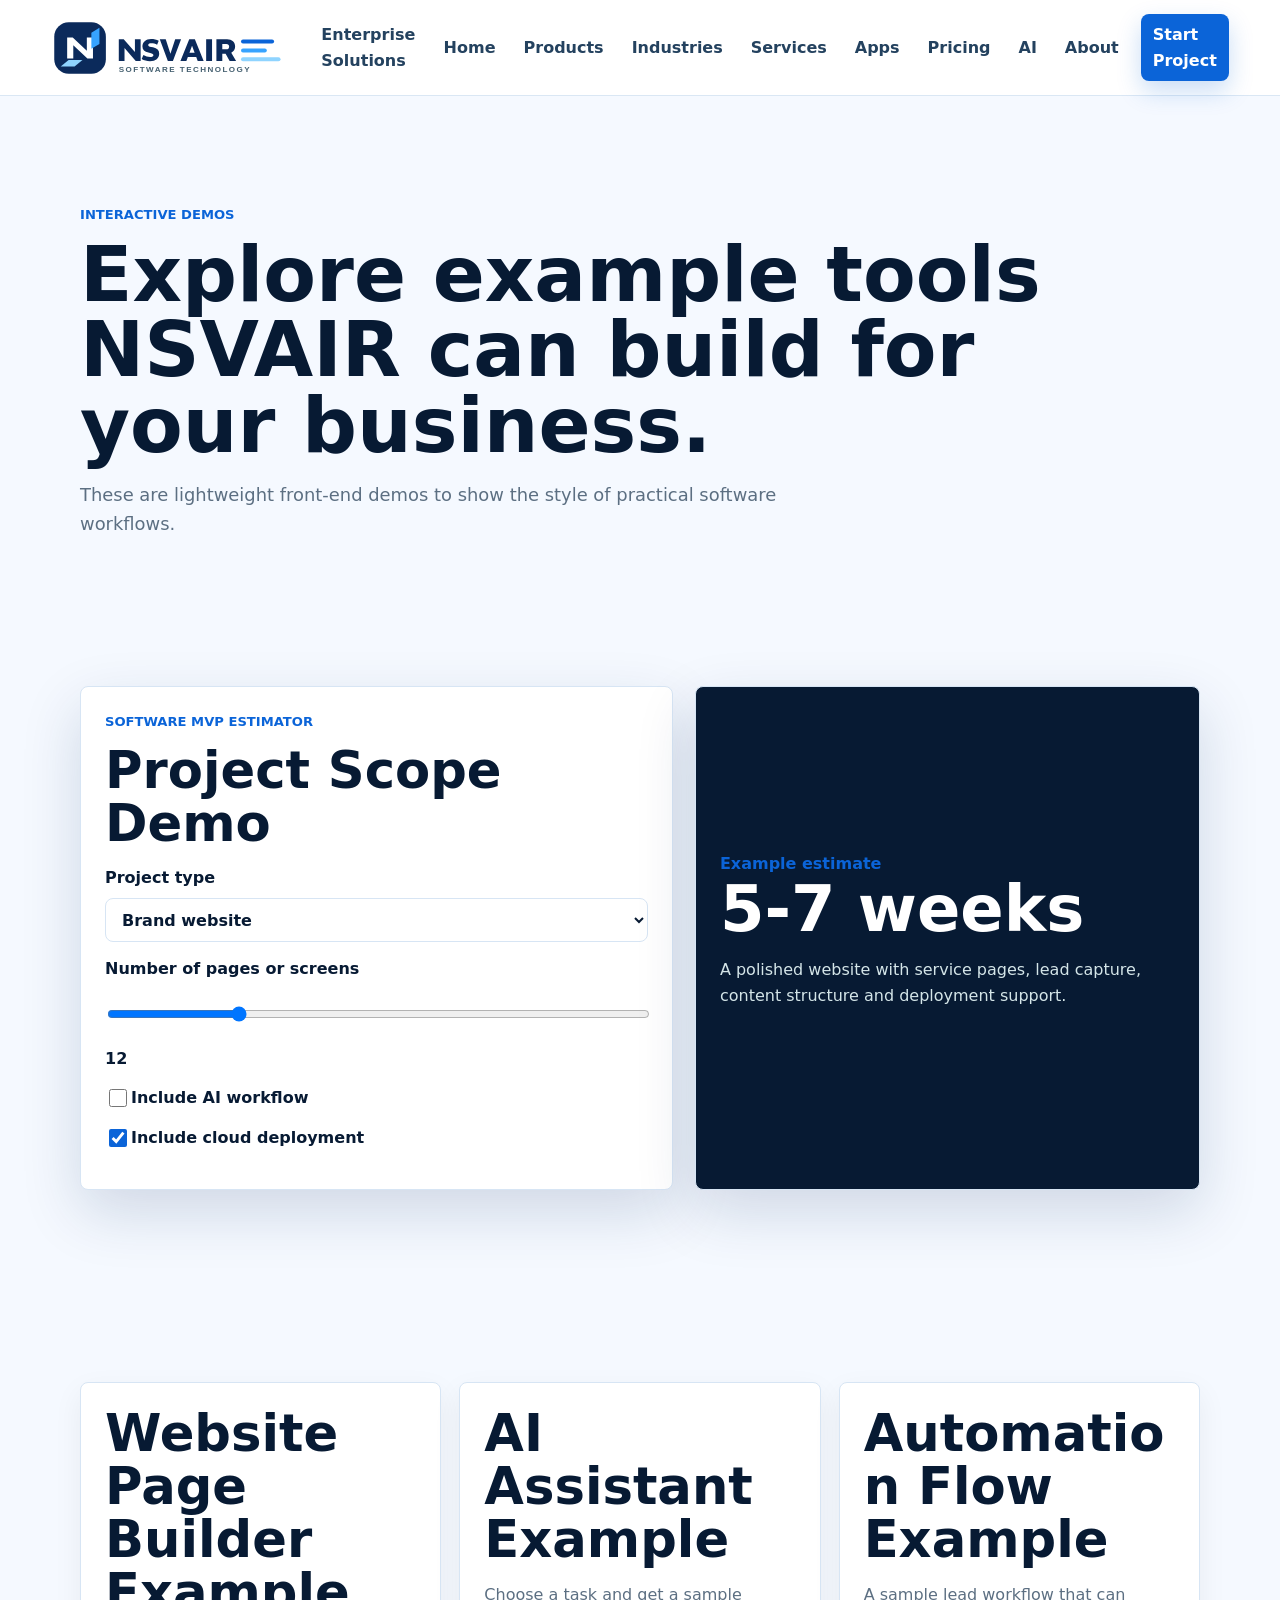
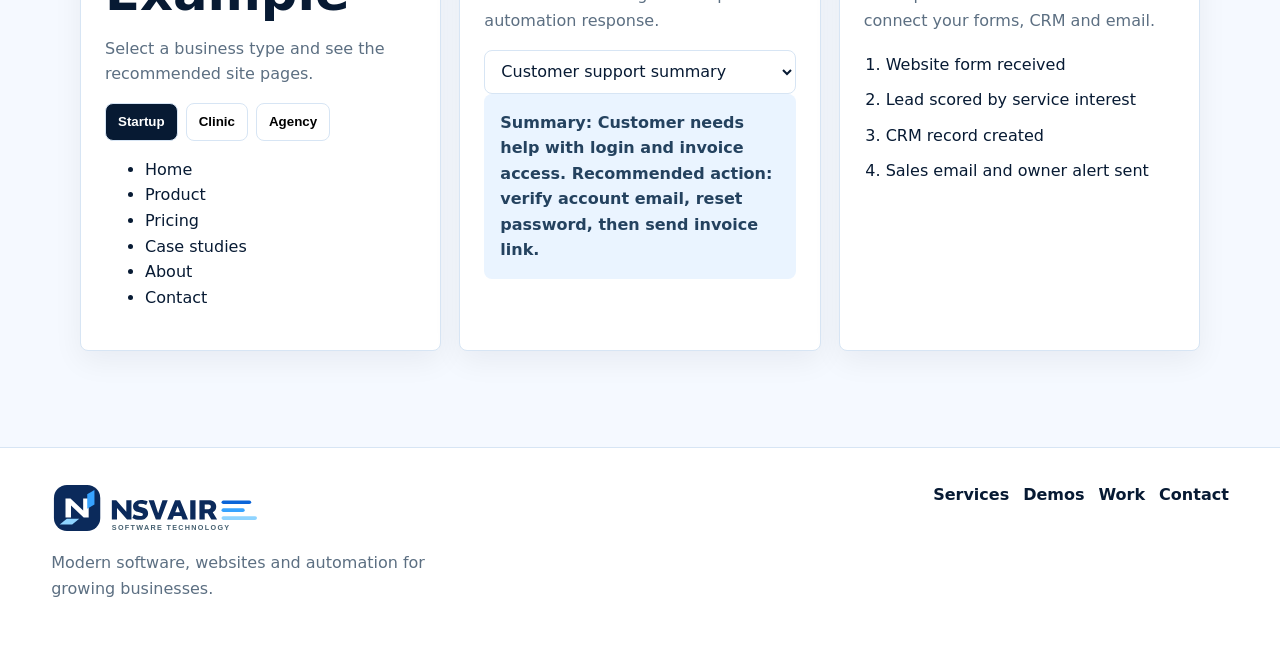
<file: demos.html>
<!doctype html>
<html lang="en">
<head>
  <meta charset="utf-8">
  <meta name="viewport" content="width=device-width, initial-scale=1">
  <title>Demos and Examples | NSVAIR Software Technology</title>
  <meta name="description" content="Try simple NSVAIR website, software, AI and automation demos.">
  <link rel="icon" href="assets/favicon.svg" type="image/svg+xml">
  <link rel="stylesheet" href="styles.css">
</head>
<body>
  <header class="site-header" data-header>
    <a class="brand" href="index.html"><img src="assets/logo.svg" alt="NSVAIR Software Technology"></a>
    <button class="nav-toggle" type="button" aria-label="Open navigation" aria-expanded="false" data-nav-toggle><span></span><span></span><span></span></button>
    <nav class="site-nav" data-nav>
      <a href="index.html">Home</a><a href="services.html">Services</a><a href="demos.html" aria-current="page">Demos</a><a href="work.html">Work</a><a href="about.html">About</a><a class="nav-cta" href="contact.html">Start Project</a>
    </nav>
  </header>
  <main>
    <section class="page-hero compact">
      <p class="eyebrow">Interactive demos</p>
      <h1>Explore example tools NSVAIR can build for your business.</h1>
      <p>These are lightweight front-end demos to show the style of practical software workflows.</p>
    </section>
    <section class="section demo-layout" id="software-demo">
      <div class="demo-panel">
        <p class="eyebrow">Software MVP estimator</p>
        <h2>Project Scope Demo</h2>
        <label>Project type<select id="projectType"><option value="website">Brand website</option><option value="portal">Customer portal</option><option value="saas">SaaS MVP</option><option value="automation">Automation suite</option></select></label>
        <label>Number of pages or screens<input id="screenCount" type="range" min="4" max="40" value="12"><span id="screenCountLabel">12</span></label>
        <label><input id="needsAi" type="checkbox"> Include AI workflow</label>
        <label><input id="needsCloud" type="checkbox" checked> Include cloud deployment</label>
      </div>
      <div class="estimate-card">
        <span>Example estimate</span>
        <strong id="estimateWeeks">4-6 weeks</strong>
        <p id="estimateSummary">A focused build with responsive UI, content pages and deployment support.</p>
      </div>
    </section>
    <section class="section demo-grid">
      <article class="demo-card" id="website-demo"><h2>Website Page Builder Example</h2><p>Select a business type and see the recommended site pages.</p><div class="segmented" data-page-demo><button data-type="startup" class="active">Startup</button><button data-type="clinic">Clinic</button><button data-type="agency">Agency</button></div><ul id="pagePlan"></ul></article>
      <article class="demo-card" id="ai-demo"><h2>AI Assistant Example</h2><p>Choose a task and get a sample automation response.</p><select id="aiTask"><option value="support">Customer support summary</option><option value="lead">Lead qualification</option><option value="report">Weekly report draft</option></select><div class="response-box" id="aiResponse"></div></article>
      <article class="demo-card" id="automation-demo"><h2>Automation Flow Example</h2><p>A sample lead workflow that can connect your forms, CRM and email.</p><ol class="flow-list"><li>Website form received</li><li>Lead scored by service interest</li><li>CRM record created</li><li>Sales email and owner alert sent</li></ol></article>
    </section>
  </main>
  <footer class="site-footer"><div><img src="assets/logo.svg" alt="NSVAIR Software Technology"><p>Modern software, websites and automation for growing businesses.</p></div><nav><a href="services.html">Services</a><a href="demos.html">Demos</a><a href="work.html">Work</a><a href="contact.html">Contact</a></nav></footer>
  <script src="script.js"></script>
</body>
</html>
</file>
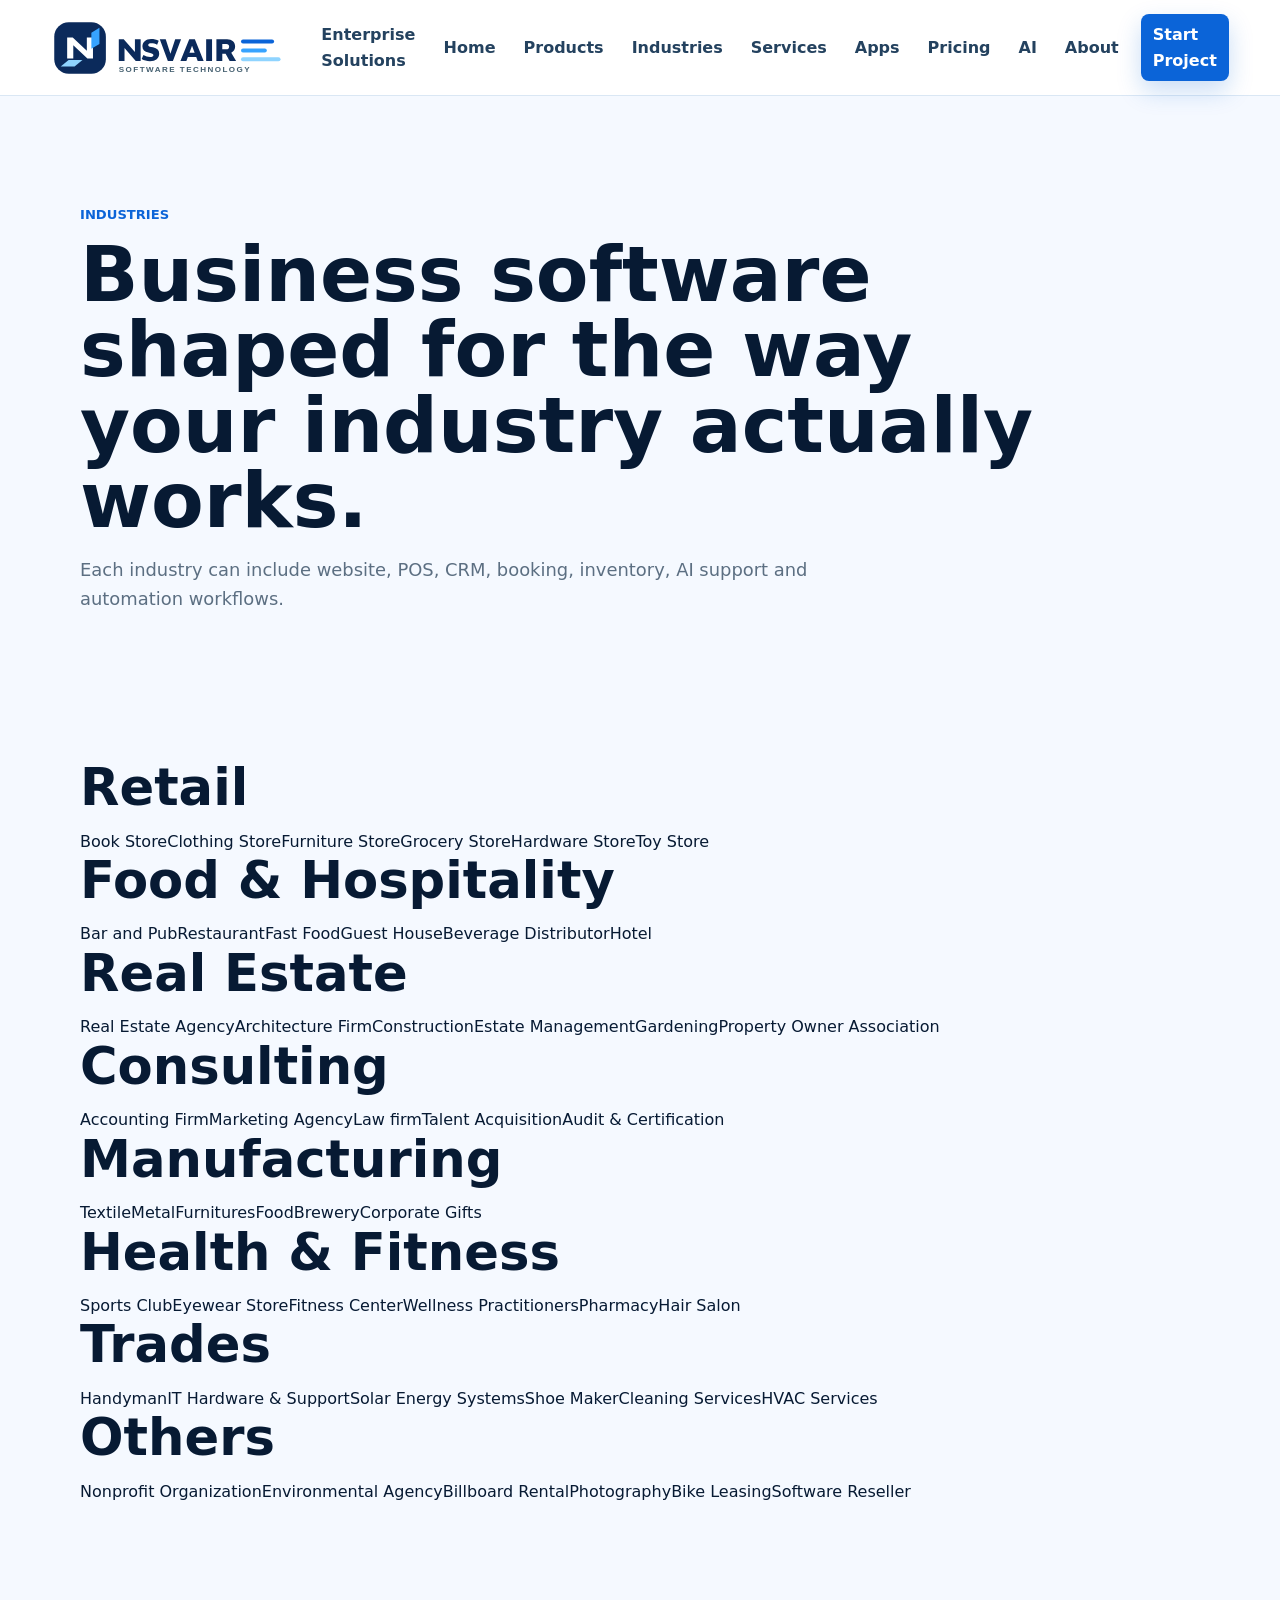
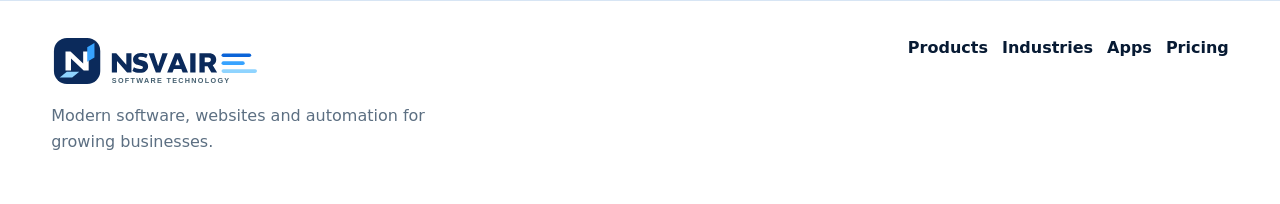
<file: industries.html>
<!doctype html>
<html lang="en">
<head>
  <meta charset="utf-8">
  <meta name="viewport" content="width=device-width, initial-scale=1">
  <title>Industries | NSVAIR Software Technology</title>
  <meta name="description" content="NSVAIR industry solutions for retail, hospitality, real estate, consulting, manufacturing, health, trades and nonprofit organizations.">
  <link rel="icon" href="assets/favicon.svg" type="image/svg+xml">
  <link rel="stylesheet" href="styles.css">
</head>
<body>
  <header class="site-header" data-header></header>
  <main>
    <section class="page-hero compact">
      <p class="eyebrow">Industries</p>
      <h1>Business software shaped for the way your industry actually works.</h1>
      <p>Each industry can include website, POS, CRM, booking, inventory, AI support and automation workflows.</p>
    </section>
    <section class="section industry-directory">
      <article><h2>Retail</h2><a id="book-store">Book Store</a><a id="clothing-store">Clothing Store</a><a id="furniture-store">Furniture Store</a><a id="grocery-store">Grocery Store</a><a id="hardware-store">Hardware Store</a><a id="toy-store">Toy Store</a></article>
      <article><h2>Food & Hospitality</h2><a id="bar-and-pub">Bar and Pub</a><a id="restaurant">Restaurant</a><a id="fast-food">Fast Food</a><a id="guest-house">Guest House</a><a id="beverage-distributor">Beverage Distributor</a><a id="hotel">Hotel</a></article>
      <article><h2>Real Estate</h2><a id="real-estate-agency">Real Estate Agency</a><a id="architecture-firm">Architecture Firm</a><a id="construction">Construction</a><a id="estate-management">Estate Management</a><a id="gardening">Gardening</a><a id="property-owner-association">Property Owner Association</a></article>
      <article><h2>Consulting</h2><a id="accounting-firm">Accounting Firm</a><a id="marketing-agency">Marketing Agency</a><a id="law-firm">Law firm</a><a id="talent-acquisition">Talent Acquisition</a><a id="audit-certification">Audit & Certification</a></article>
      <article><h2>Manufacturing</h2><a id="textile">Textile</a><a id="metal">Metal</a><a id="furnitures">Furnitures</a><a id="food">Food</a><a id="brewery">Brewery</a><a id="corporate-gifts">Corporate Gifts</a></article>
      <article><h2>Health & Fitness</h2><a id="sports-club">Sports Club</a><a id="eyewear-store">Eyewear Store</a><a id="fitness-center">Fitness Center</a><a id="wellness-practitioners">Wellness Practitioners</a><a id="pharmacy">Pharmacy</a><a id="hair-salon">Hair Salon</a></article>
      <article><h2>Trades</h2><a id="handyman">Handyman</a><a id="it-hardware-support">IT Hardware & Support</a><a id="solar-energy-systems">Solar Energy Systems</a><a id="shoe-maker">Shoe Maker</a><a id="cleaning-services">Cleaning Services</a><a id="hvac-services">HVAC Services</a></article>
      <article><h2>Others</h2><a id="nonprofit-organization">Nonprofit Organization</a><a id="environmental-agency">Environmental Agency</a><a id="billboard-rental">Billboard Rental</a><a id="photography">Photography</a><a id="bike-leasing">Bike Leasing</a><a id="software-reseller">Software Reseller</a></article>
    </section>
  </main>
  <footer class="site-footer"><div><img src="assets/logo.svg" alt="NSVAIR Software Technology"><p>Modern software, websites and automation for growing businesses.</p></div><nav><a href="products.html">Products</a><a href="industries.html">Industries</a><a href="apps.html">Apps</a><a href="pricing.html">Pricing</a></nav></footer>
  <script src="script.js"></script>
</body>
</html>
</file>
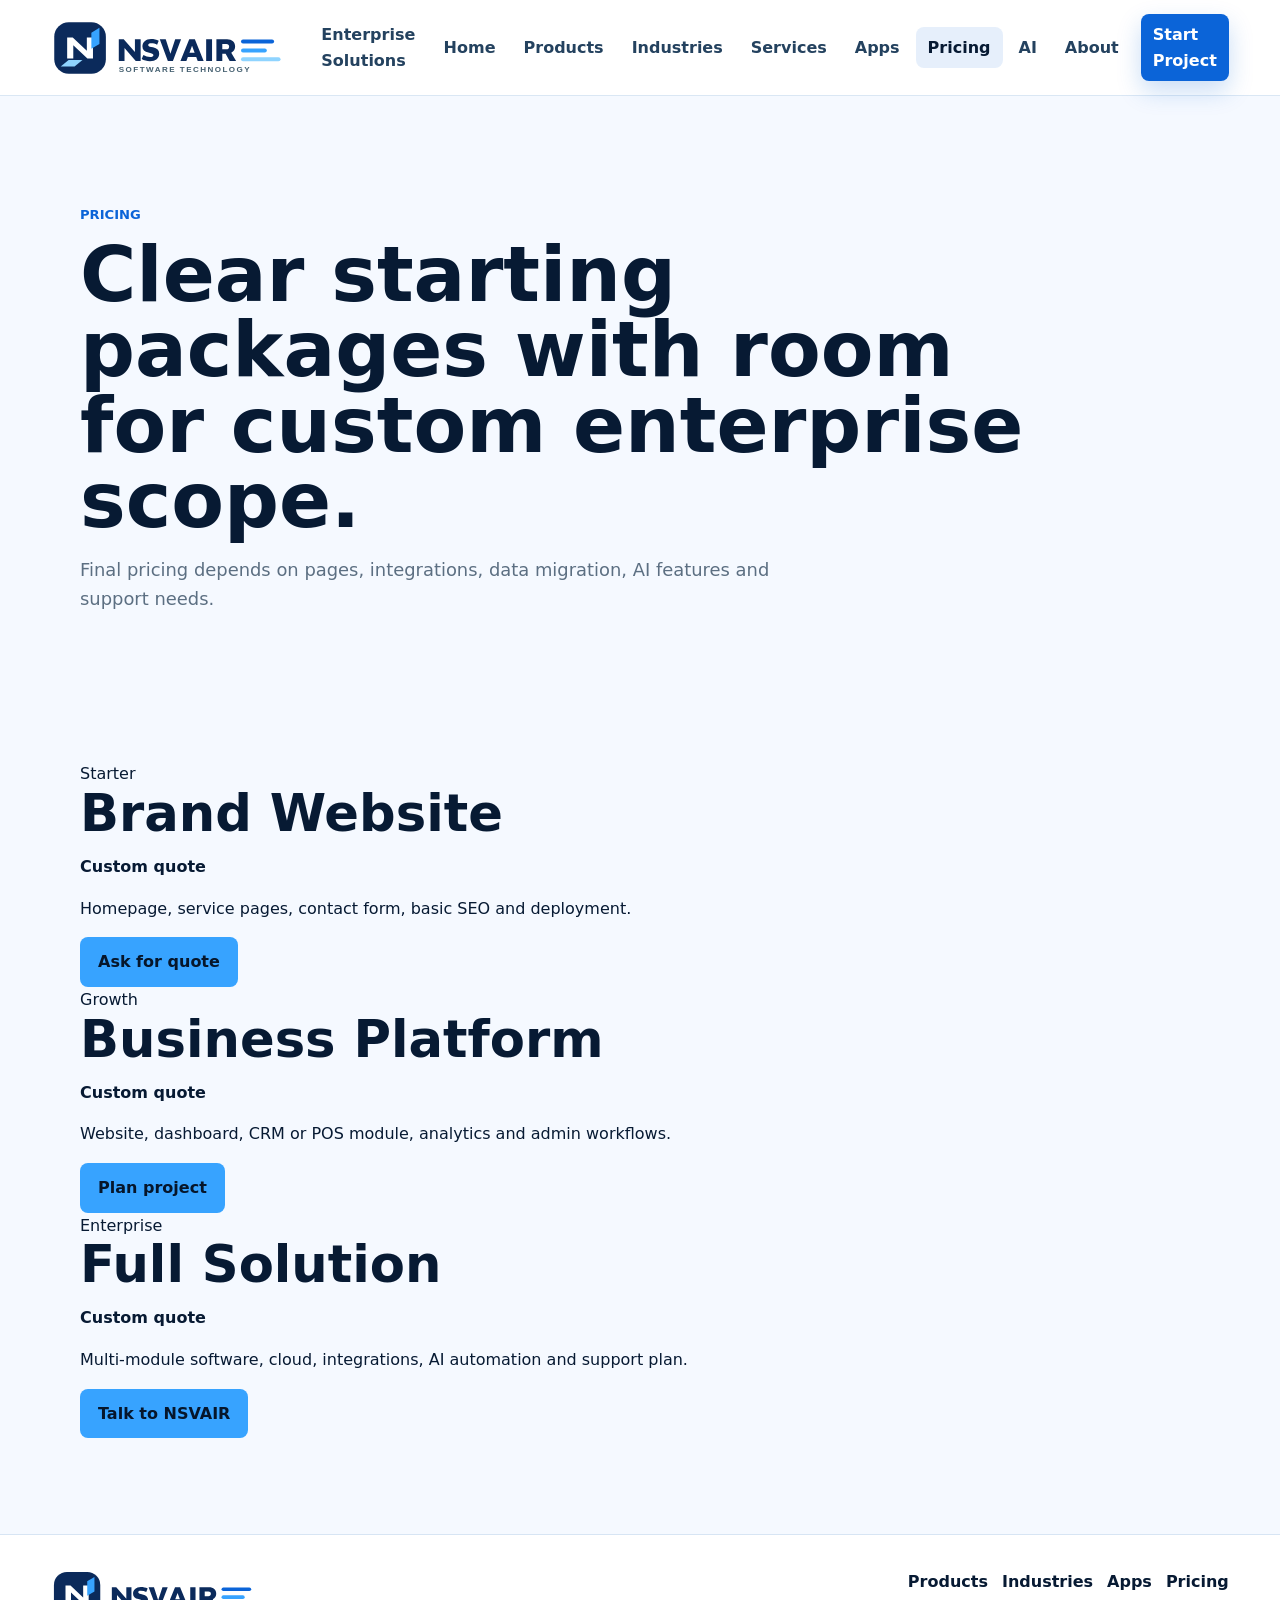
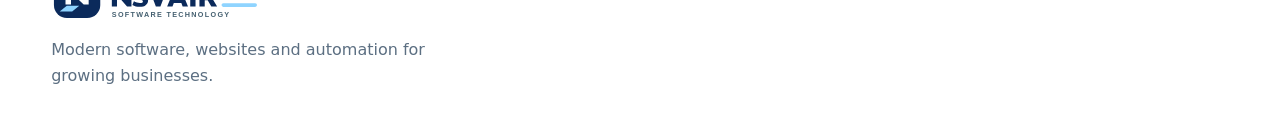
<file: pricing.html>
<!doctype html>
<html lang="en">
<head>
  <meta charset="utf-8">
  <meta name="viewport" content="width=device-width, initial-scale=1">
  <title>Pricing | NSVAIR Software Technology</title>
  <meta name="description" content="NSVAIR pricing packages for websites, business software, automation and enterprise solutions.">
  <link rel="icon" href="assets/favicon.svg" type="image/svg+xml">
  <link rel="stylesheet" href="styles.css">
</head>
<body>
  <header class="site-header" data-header></header>
  <main>
    <section class="page-hero compact">
      <p class="eyebrow">Pricing</p>
      <h1>Clear starting packages with room for custom enterprise scope.</h1>
      <p>Final pricing depends on pages, integrations, data migration, AI features and support needs.</p>
    </section>
    <section class="section pricing-grid">
      <article class="price-card"><span>Starter</span><h2>Brand Website</h2><strong>Custom quote</strong><p>Homepage, service pages, contact form, basic SEO and deployment.</p><a class="button primary" href="contact.html">Ask for quote</a></article>
      <article class="price-card featured"><span>Growth</span><h2>Business Platform</h2><strong>Custom quote</strong><p>Website, dashboard, CRM or POS module, analytics and admin workflows.</p><a class="button primary" href="contact.html">Plan project</a></article>
      <article class="price-card"><span>Enterprise</span><h2>Full Solution</h2><strong>Custom quote</strong><p>Multi-module software, cloud, integrations, AI automation and support plan.</p><a class="button primary" href="contact.html">Talk to NSVAIR</a></article>
    </section>
  </main>
  <footer class="site-footer"><div><img src="assets/logo.svg" alt="NSVAIR Software Technology"><p>Modern software, websites and automation for growing businesses.</p></div><nav><a href="products.html">Products</a><a href="industries.html">Industries</a><a href="apps.html">Apps</a><a href="pricing.html">Pricing</a></nav></footer>
  <script src="script.js"></script>
</body>
</html>
</file>
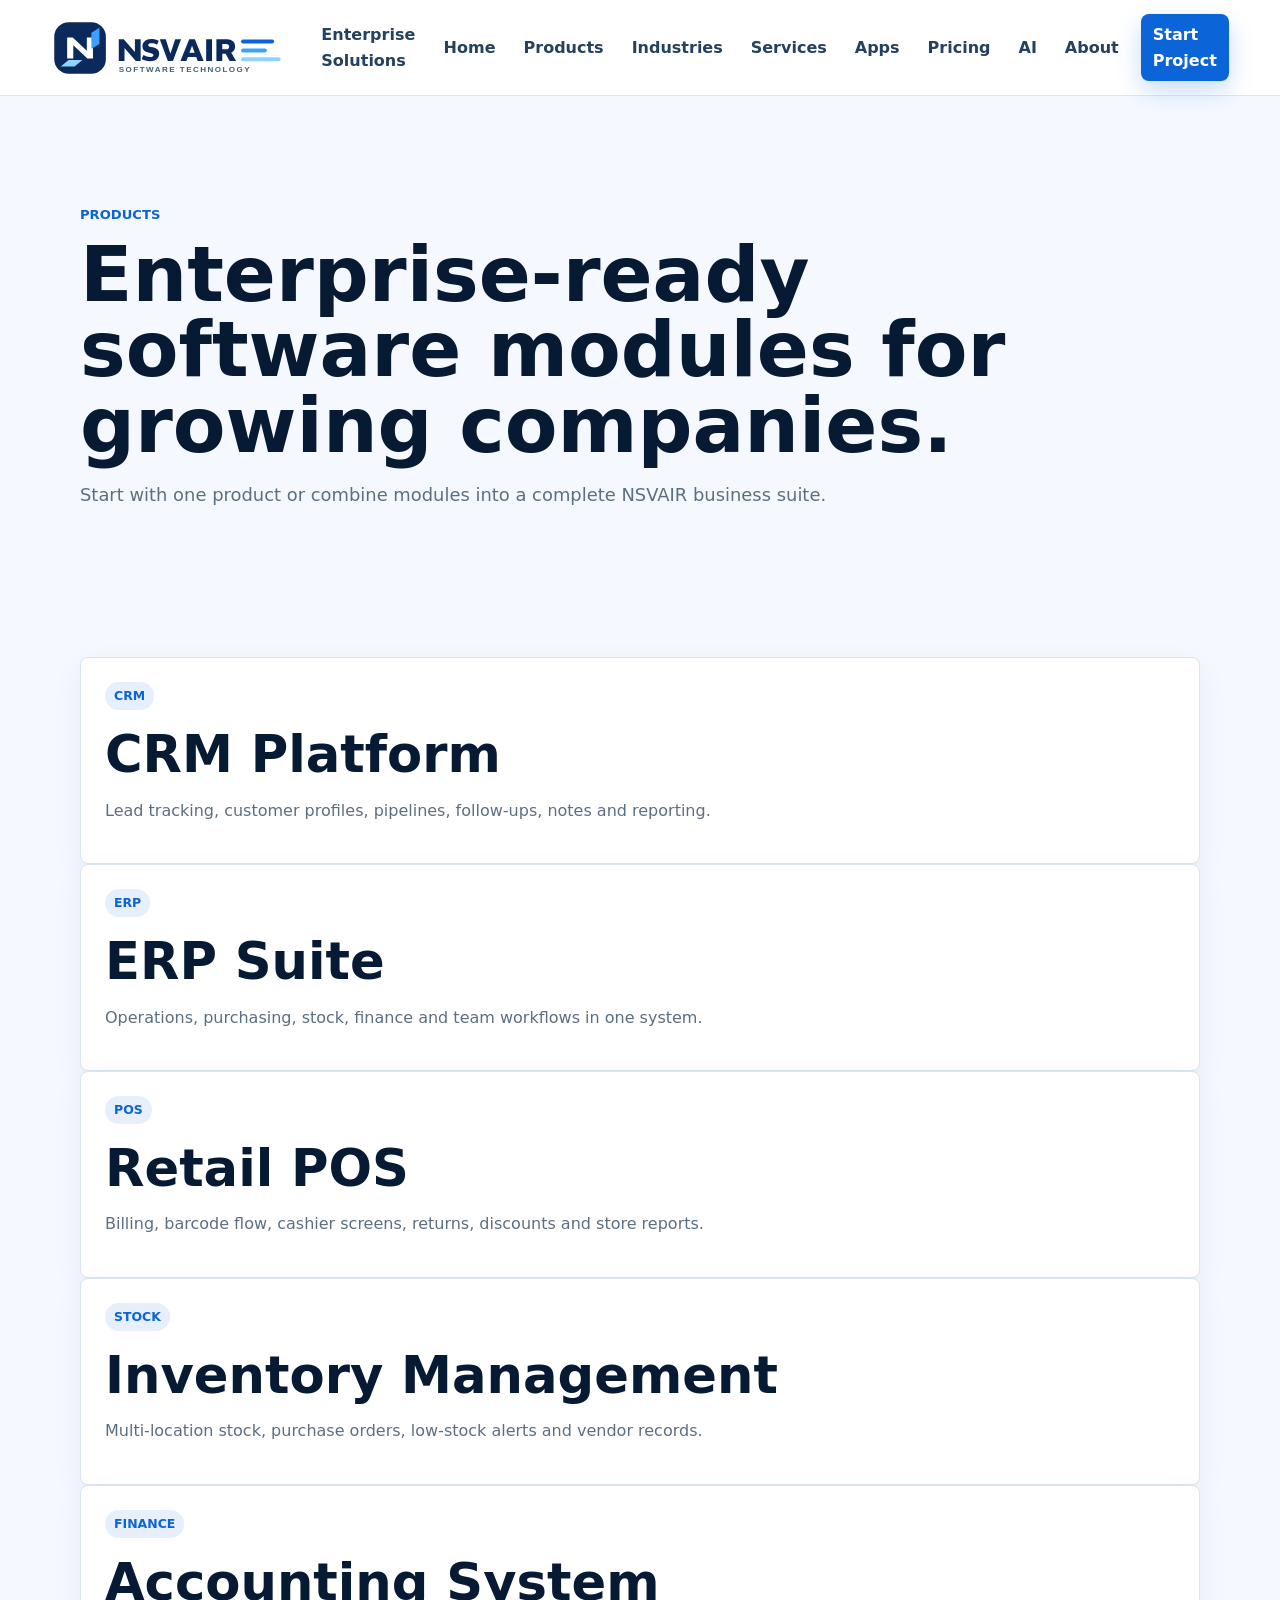
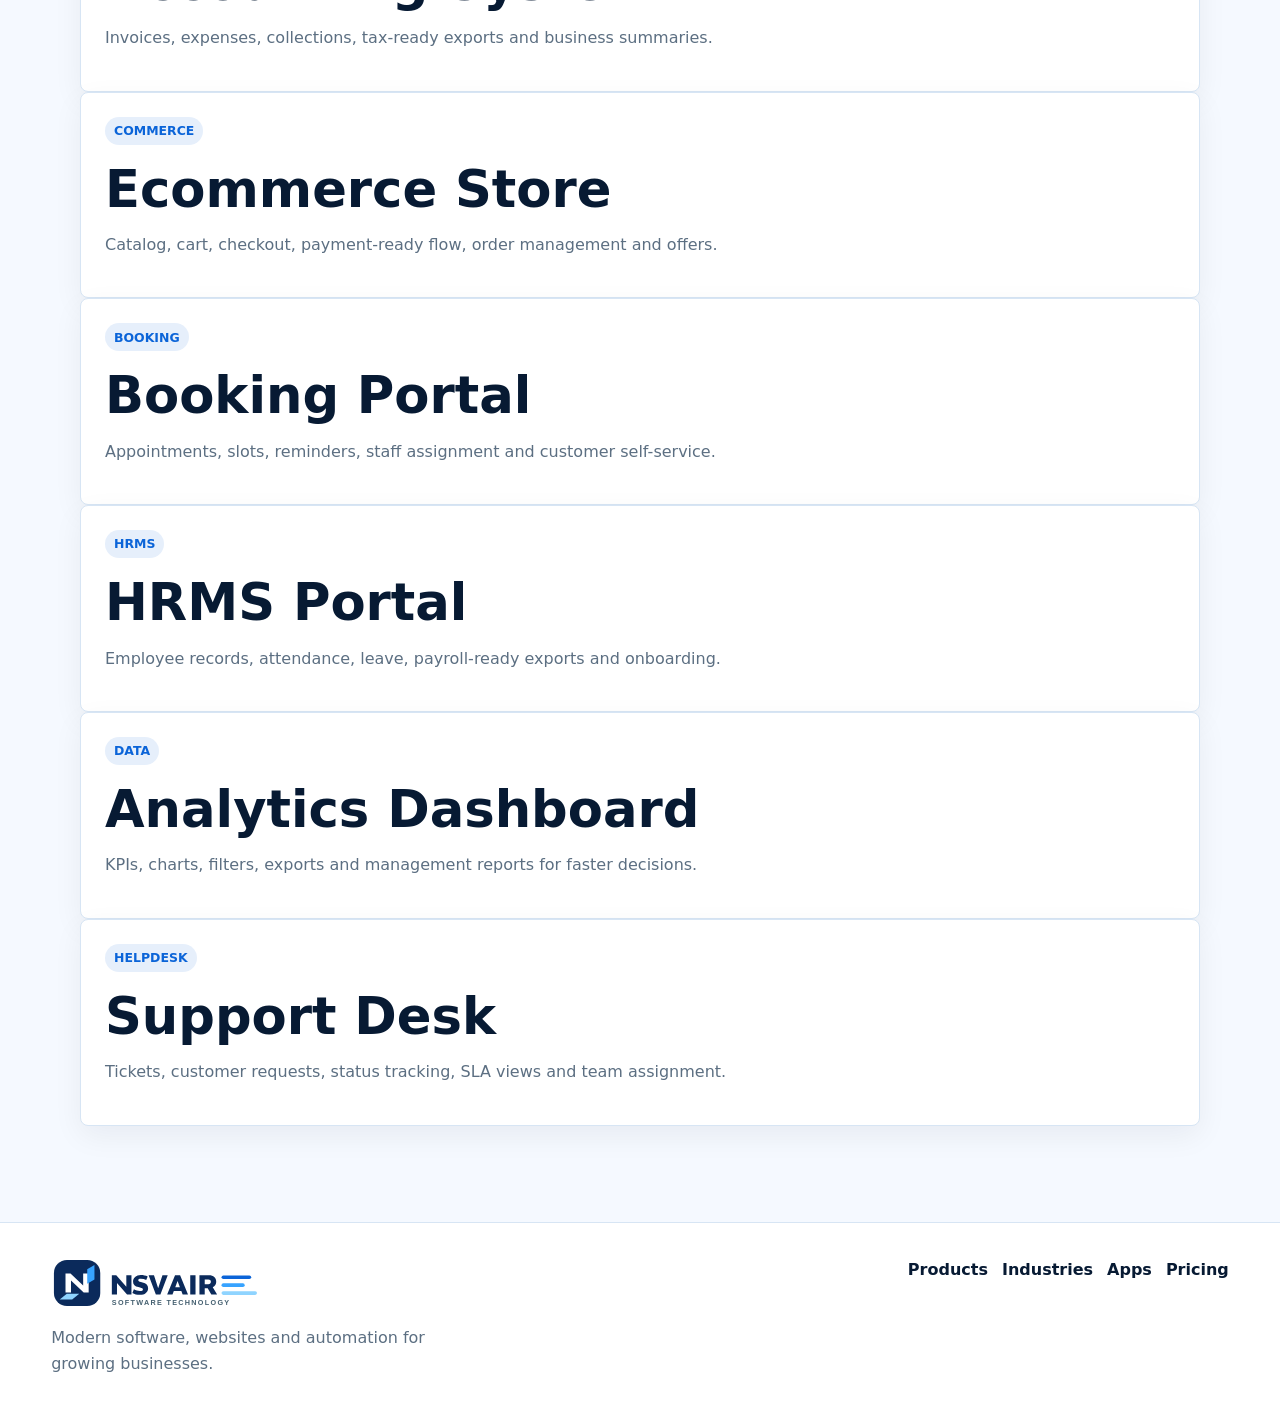
<file: products.html>
<!doctype html>
<html lang="en">
<head>
  <meta charset="utf-8">
  <meta name="viewport" content="width=device-width, initial-scale=1">
  <title>Products | NSVAIR Software Technology</title>
  <meta name="description" content="NSVAIR products for CRM, ERP, POS, inventory, ecommerce, booking, HRMS, analytics and support workflows.">
  <link rel="icon" href="assets/favicon.svg" type="image/svg+xml">
  <link rel="stylesheet" href="styles.css">
</head>
<body>
  <header class="site-header" data-header></header>
  <main>
    <section class="page-hero compact">
      <p class="eyebrow">Products</p>
      <h1>Enterprise-ready software modules for growing companies.</h1>
      <p>Start with one product or combine modules into a complete NSVAIR business suite.</p>
    </section>
    <section class="section product-suite">
      <article class="service-card" id="crm"><span>CRM</span><h2>CRM Platform</h2><p>Lead tracking, customer profiles, pipelines, follow-ups, notes and reporting.</p></article>
      <article class="service-card" id="erp"><span>ERP</span><h2>ERP Suite</h2><p>Operations, purchasing, stock, finance and team workflows in one system.</p></article>
      <article class="service-card" id="pos"><span>POS</span><h2>Retail POS</h2><p>Billing, barcode flow, cashier screens, returns, discounts and store reports.</p></article>
      <article class="service-card" id="inventory"><span>STOCK</span><h2>Inventory Management</h2><p>Multi-location stock, purchase orders, low-stock alerts and vendor records.</p></article>
      <article class="service-card" id="accounting"><span>FINANCE</span><h2>Accounting System</h2><p>Invoices, expenses, collections, tax-ready exports and business summaries.</p></article>
      <article class="service-card" id="ecommerce"><span>COMMERCE</span><h2>Ecommerce Store</h2><p>Catalog, cart, checkout, payment-ready flow, order management and offers.</p></article>
      <article class="service-card" id="booking"><span>BOOKING</span><h2>Booking Portal</h2><p>Appointments, slots, reminders, staff assignment and customer self-service.</p></article>
      <article class="service-card" id="hrms"><span>HRMS</span><h2>HRMS Portal</h2><p>Employee records, attendance, leave, payroll-ready exports and onboarding.</p></article>
      <article class="service-card" id="analytics"><span>DATA</span><h2>Analytics Dashboard</h2><p>KPIs, charts, filters, exports and management reports for faster decisions.</p></article>
      <article class="service-card" id="support"><span>HELPDESK</span><h2>Support Desk</h2><p>Tickets, customer requests, status tracking, SLA views and team assignment.</p></article>
    </section>
  </main>
  <footer class="site-footer"><div><img src="assets/logo.svg" alt="NSVAIR Software Technology"><p>Modern software, websites and automation for growing businesses.</p></div><nav><a href="products.html">Products</a><a href="industries.html">Industries</a><a href="apps.html">Apps</a><a href="pricing.html">Pricing</a></nav></footer>
  <script src="script.js"></script>
</body>
</html>
</file>
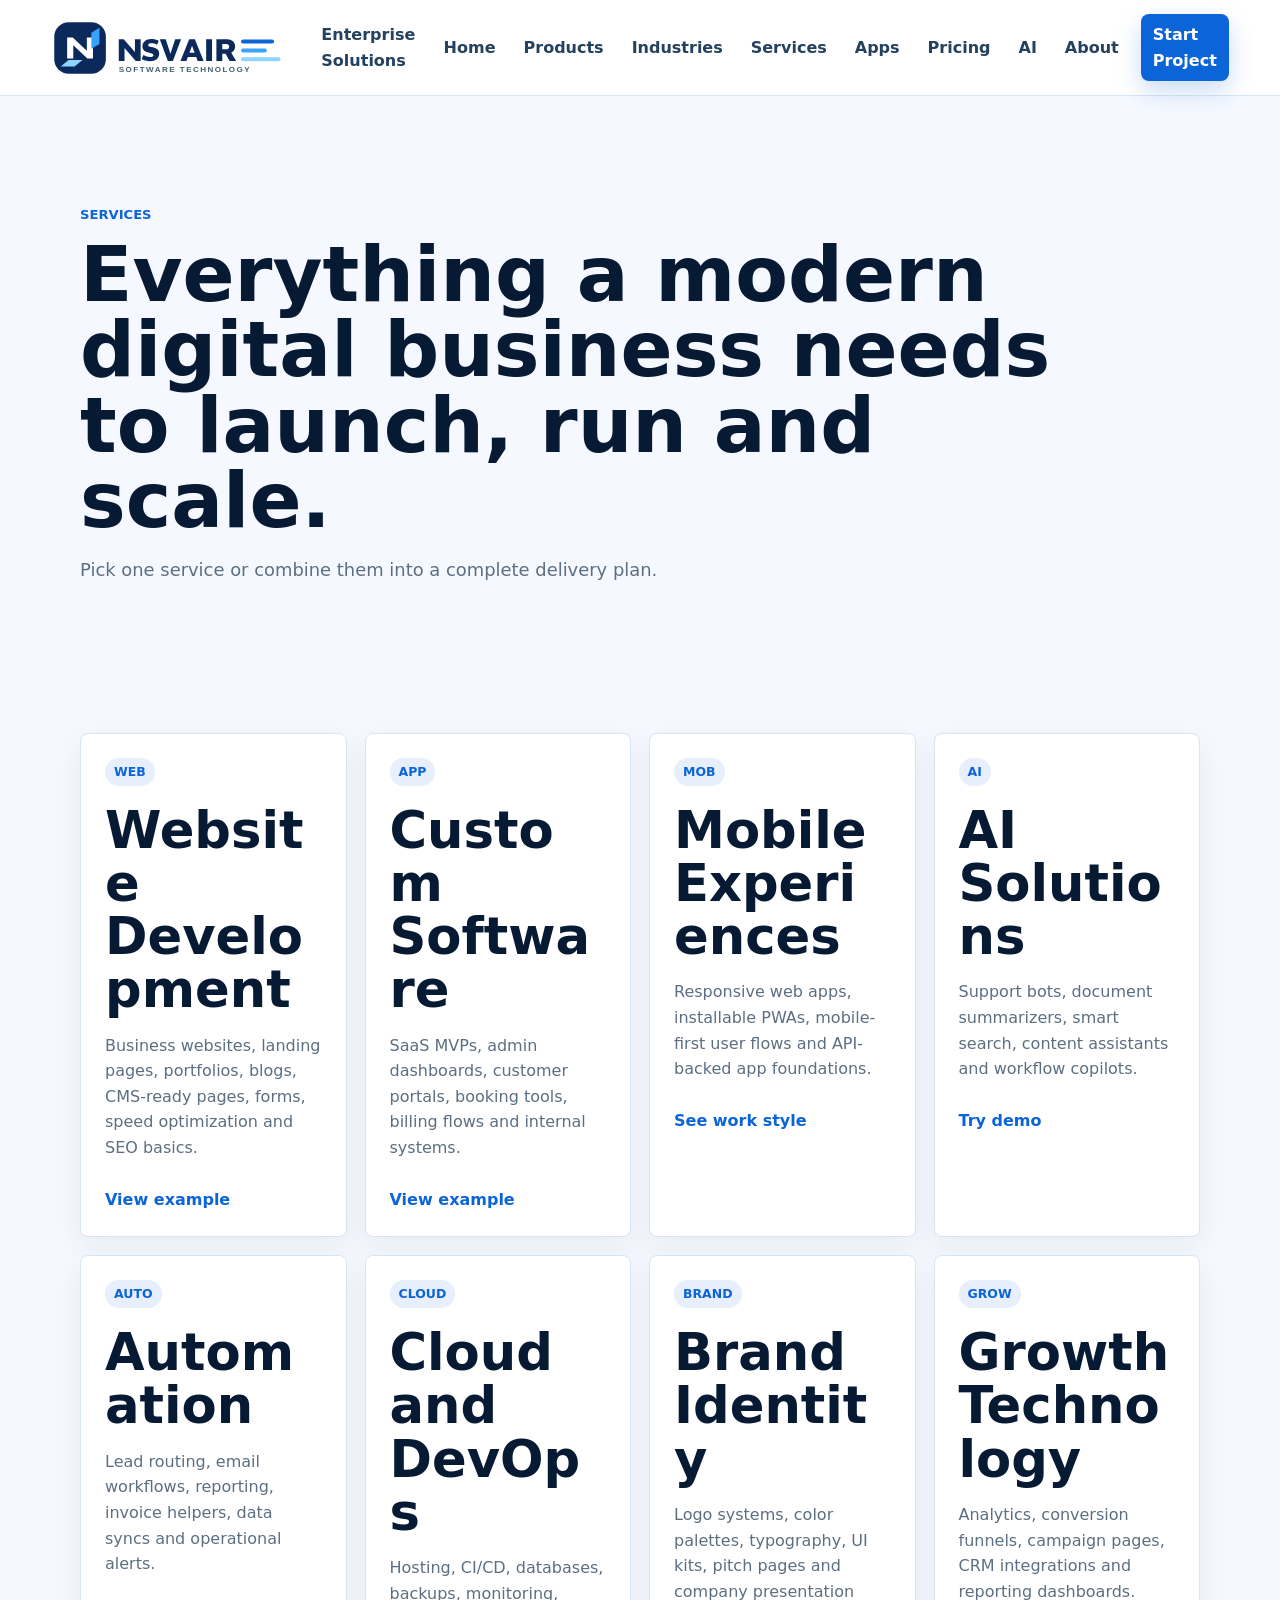
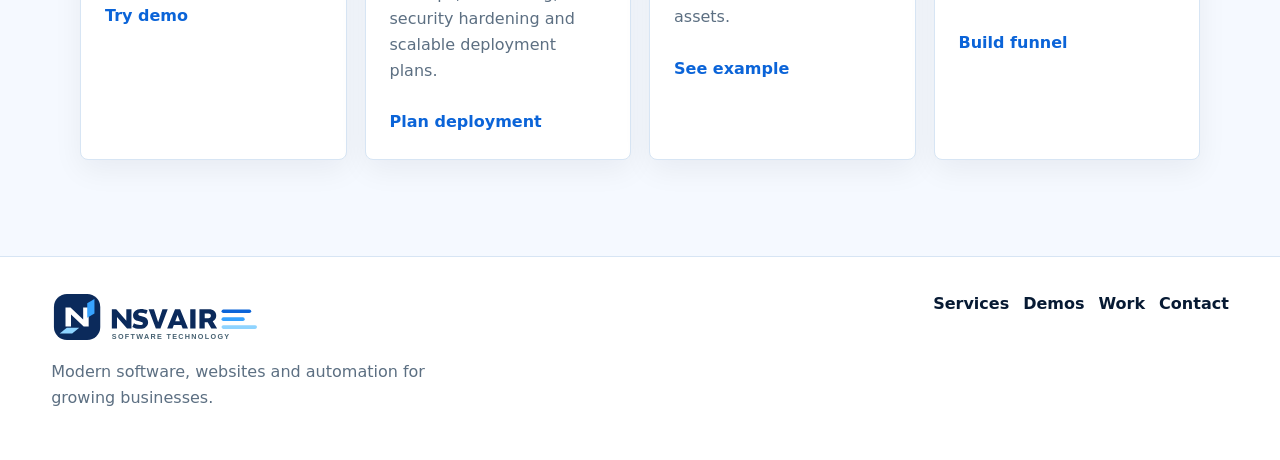
<file: services.html>
<!doctype html>
<html lang="en">
<head>
  <meta charset="utf-8">
  <meta name="viewport" content="width=device-width, initial-scale=1">
  <title>Services | NSVAIR Software Technology</title>
  <meta name="description" content="Explore NSVAIR services including web development, software products, mobile apps, cloud, automation, AI and digital marketing technology.">
  <link rel="icon" href="assets/favicon.svg" type="image/svg+xml">
  <link rel="stylesheet" href="styles.css">
</head>
<body>
  <header class="site-header" data-header>
    <a class="brand" href="index.html"><img src="assets/logo.svg" alt="NSVAIR Software Technology"></a>
    <button class="nav-toggle" type="button" aria-label="Open navigation" aria-expanded="false" data-nav-toggle><span></span><span></span><span></span></button>
    <nav class="site-nav" data-nav>
      <a href="index.html">Home</a><a href="services.html" aria-current="page">Services</a><a href="demos.html">Demos</a><a href="work.html">Work</a><a href="about.html">About</a><a class="nav-cta" href="contact.html">Start Project</a>
    </nav>
  </header>
  <main>
    <section class="page-hero compact">
      <p class="eyebrow">Services</p>
      <h1>Everything a modern digital business needs to launch, run and scale.</h1>
      <p>Pick one service or combine them into a complete delivery plan.</p>
    </section>
    <section class="section service-grid">
      <article class="service-card"><span>WEB</span><h2>Website Development</h2><p>Business websites, landing pages, portfolios, blogs, CMS-ready pages, forms, speed optimization and SEO basics.</p><a href="demos.html#website-demo">View example</a></article>
      <article class="service-card"><span>APP</span><h2>Custom Software</h2><p>SaaS MVPs, admin dashboards, customer portals, booking tools, billing flows and internal systems.</p><a href="demos.html#software-demo">View example</a></article>
      <article class="service-card"><span>MOB</span><h2>Mobile Experiences</h2><p>Responsive web apps, installable PWAs, mobile-first user flows and API-backed app foundations.</p><a href="work.html">See work style</a></article>
      <article class="service-card"><span>AI</span><h2>AI Solutions</h2><p>Support bots, document summarizers, smart search, content assistants and workflow copilots.</p><a href="demos.html#ai-demo">Try demo</a></article>
      <article class="service-card"><span>AUTO</span><h2>Automation</h2><p>Lead routing, email workflows, reporting, invoice helpers, data syncs and operational alerts.</p><a href="demos.html#automation-demo">Try demo</a></article>
      <article class="service-card"><span>CLOUD</span><h2>Cloud and DevOps</h2><p>Hosting, CI/CD, databases, backups, monitoring, security hardening and scalable deployment plans.</p><a href="contact.html">Plan deployment</a></article>
      <article class="service-card"><span>BRAND</span><h2>Brand Identity</h2><p>Logo systems, color palettes, typography, UI kits, pitch pages and company presentation assets.</p><a href="work.html#brand-example">See example</a></article>
      <article class="service-card"><span>GROW</span><h2>Growth Technology</h2><p>Analytics, conversion funnels, campaign pages, CRM integrations and reporting dashboards.</p><a href="contact.html">Build funnel</a></article>
    </section>
  </main>
  <footer class="site-footer"><div><img src="assets/logo.svg" alt="NSVAIR Software Technology"><p>Modern software, websites and automation for growing businesses.</p></div><nav><a href="services.html">Services</a><a href="demos.html">Demos</a><a href="work.html">Work</a><a href="contact.html">Contact</a></nav></footer>
  <script src="script.js"></script>
</body>
</html>
</file>
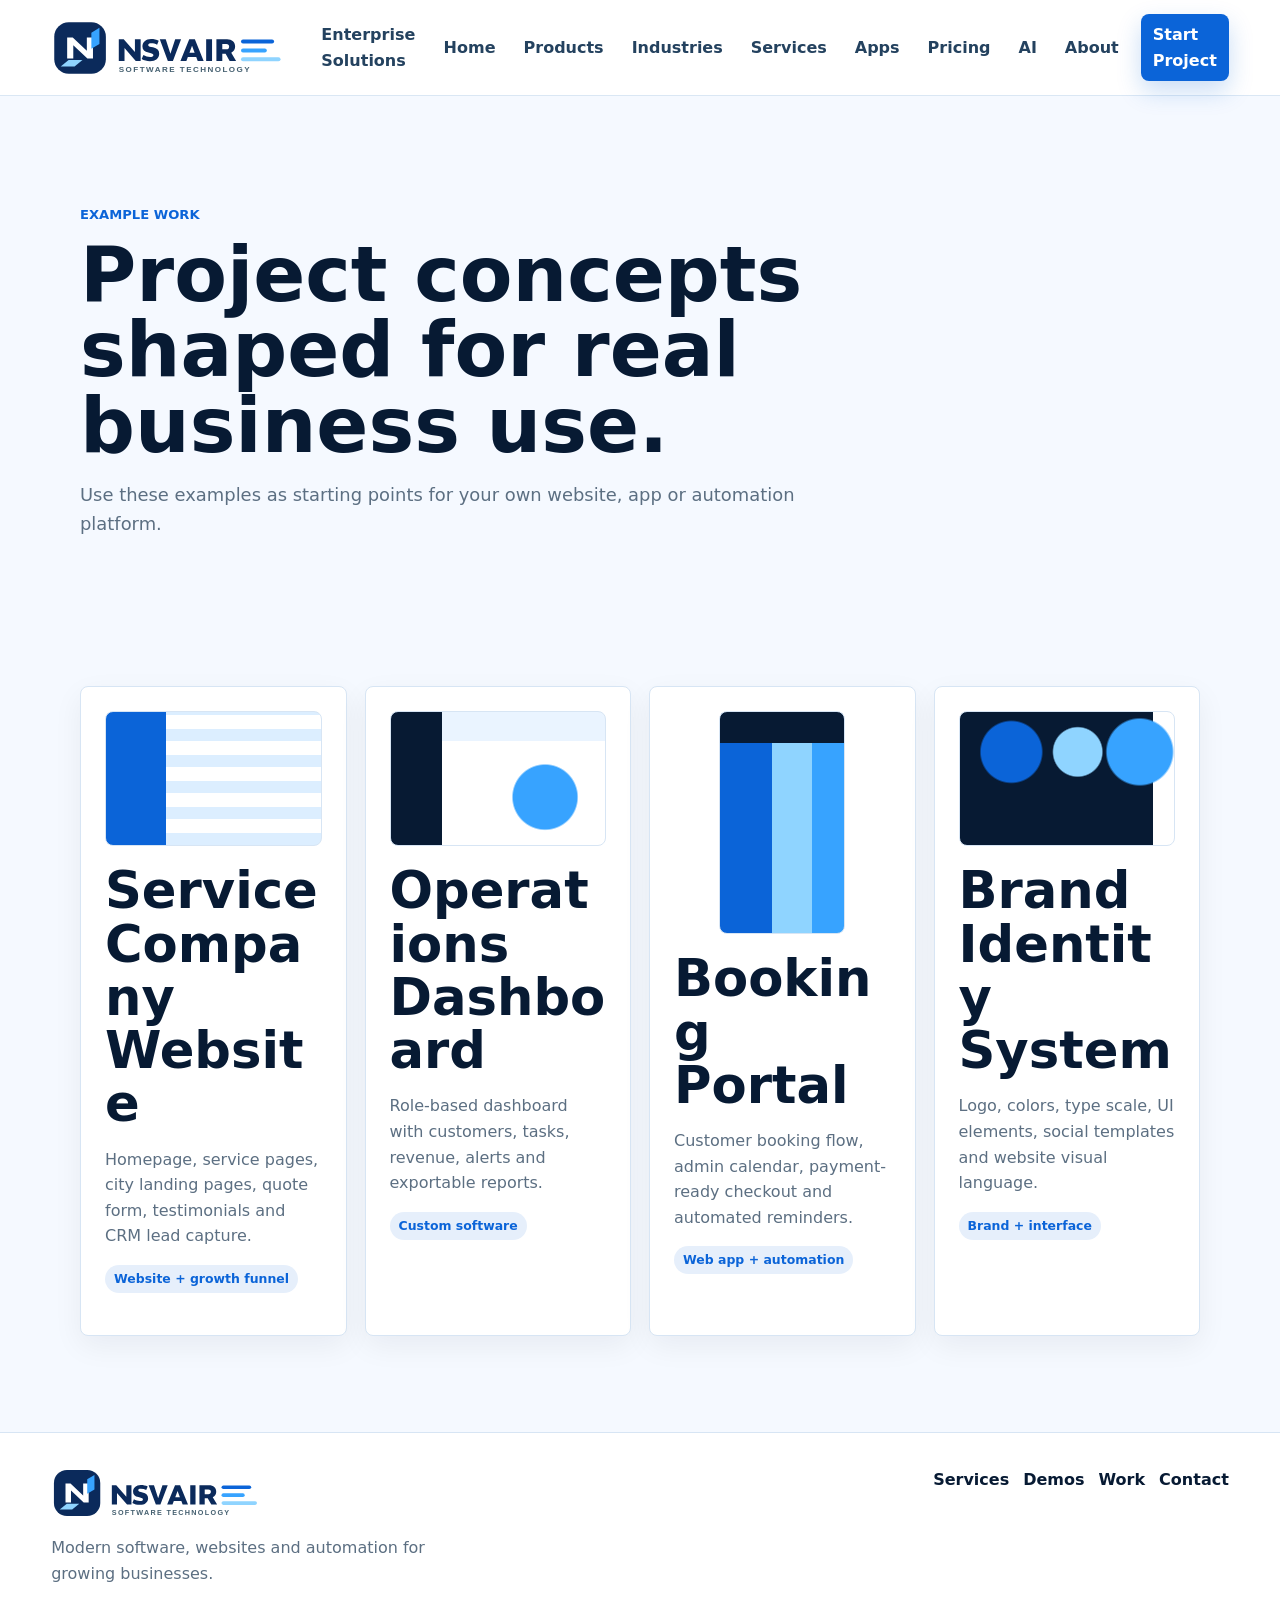
<file: work.html>
<!doctype html>
<html lang="en">
<head>
  <meta charset="utf-8">
  <meta name="viewport" content="width=device-width, initial-scale=1">
  <title>Work Examples | NSVAIR Software Technology</title>
  <meta name="description" content="Example project types NSVAIR can deliver, from brand sites to SaaS dashboards and automation systems.">
  <link rel="icon" href="assets/favicon.svg" type="image/svg+xml">
  <link rel="stylesheet" href="styles.css">
</head>
<body>
  <header class="site-header" data-header>
    <a class="brand" href="index.html"><img src="assets/logo.svg" alt="NSVAIR Software Technology"></a>
    <button class="nav-toggle" type="button" aria-label="Open navigation" aria-expanded="false" data-nav-toggle><span></span><span></span><span></span></button>
    <nav class="site-nav" data-nav>
      <a href="index.html">Home</a><a href="services.html">Services</a><a href="demos.html">Demos</a><a href="work.html" aria-current="page">Work</a><a href="about.html">About</a><a class="nav-cta" href="contact.html">Start Project</a>
    </nav>
  </header>
  <main>
    <section class="page-hero compact">
      <p class="eyebrow">Example work</p>
      <h1>Project concepts shaped for real business use.</h1>
      <p>Use these examples as starting points for your own website, app or automation platform.</p>
    </section>
    <section class="section case-grid">
      <article class="case-card"><div class="mockup bars"></div><h2>Service Company Website</h2><p>Homepage, service pages, city landing pages, quote form, testimonials and CRM lead capture.</p><span>Website + growth funnel</span></article>
      <article class="case-card"><div class="mockup dashboard"></div><h2>Operations Dashboard</h2><p>Role-based dashboard with customers, tasks, revenue, alerts and exportable reports.</p><span>Custom software</span></article>
      <article class="case-card"><div class="mockup mobile"></div><h2>Booking Portal</h2><p>Customer booking flow, admin calendar, payment-ready checkout and automated reminders.</p><span>Web app + automation</span></article>
      <article class="case-card" id="brand-example"><div class="mockup brand-system"></div><h2>Brand Identity System</h2><p>Logo, colors, type scale, UI elements, social templates and website visual language.</p><span>Brand + interface</span></article>
    </section>
  </main>
  <footer class="site-footer"><div><img src="assets/logo.svg" alt="NSVAIR Software Technology"><p>Modern software, websites and automation for growing businesses.</p></div><nav><a href="services.html">Services</a><a href="demos.html">Demos</a><a href="work.html">Work</a><a href="contact.html">Contact</a></nav></footer>
  <script src="script.js"></script>
</body>
</html>
</file>
<file: styles.css>
:root {
  --ink: #071A33;
  --ink-soft: #24425F;
  --paper: #F5F9FF;
  --muted: #5C6F82;
  --line: #D7E5F4;
  --teal: #0B64D8;
  --coral: #37A3FF;
  --gold: #8FD4FF;
  --white: #ffffff;
  --shadow: 0 22px 60px rgba(11, 42, 91, 0.16);
}

* { box-sizing: border-box; }

html { scroll-behavior: smooth; }

body {
  margin: 0;
  font-family: Inter, ui-sans-serif, system-ui, -apple-system, BlinkMacSystemFont, "Segoe UI", sans-serif;
  background: var(--paper);
  color: var(--ink);
  line-height: 1.6;
}

a { color: inherit; text-decoration: none; }

img { max-width: 100%; display: block; }

.site-header {
  position: sticky;
  top: 0;
  z-index: 20;
  display: flex;
  align-items: center;
  justify-content: space-between;
  gap: 24px;
  padding: 14px clamp(18px, 4vw, 56px);
  background: rgba(255, 255, 255, 0.95);
  border-bottom: 1px solid rgba(215, 229, 244, 0.92);
  backdrop-filter: blur(18px);
}

.brand img { width: min(270px, 62vw); height: auto; }

.site-nav {
  display: flex;
  align-items: center;
  gap: 4px;
  font-weight: 700;
  color: var(--ink-soft);
}

.site-nav a,
.site-nav .nav-link {
  min-height: 40px;
  display: inline-flex;
  align-items: center;
  padding: 8px 12px;
  border-radius: 8px;
  border: 0;
  background: transparent;
  color: inherit;
  font: inherit;
  cursor: pointer;
}

.site-nav a:hover,
.site-nav a[aria-current="page"],
.site-nav .nav-link:hover,
.has-mega.open > .nav-link,
.has-mega:hover > .nav-link {
  background: rgba(11, 100, 216, 0.1);
  color: var(--ink);
}

.site-nav .nav-cta {
  background: #0B64D8;
  color: var(--white);
  margin-left: 6px;
  box-shadow: 0 10px 24px rgba(11, 100, 216, 0.22);
}

.nav-item { position: static; }

.mega-menu {
  position: absolute;
  top: calc(100% + 1px);
  left: clamp(18px, 4vw, 56px);
  right: clamp(18px, 4vw, 56px);
  display: none;
  max-height: min(72vh, 720px);
  overflow: auto;
  padding: 22px;
  background: rgba(255, 255, 255, 0.98);
  border: 1px solid var(--line);
  border-radius: 8px;
  box-shadow: var(--shadow);
}

.has-mega:hover > .mega-menu,
.has-mega.open > .mega-menu,
.has-mega:focus-within > .mega-menu {
  display: grid;
}

.product-menu {
  grid-template-columns: minmax(260px, 0.9fr) minmax(0, 2.1fr);
  gap: 22px;
}

.services-menu {
  max-width: 780px;
  left: auto;
}

.industries-menu { padding: 20px; }

.mega-feature {
  display: grid;
  align-content: start;
  gap: 10px;
  padding: 22px;
  border-radius: 8px;
  background: linear-gradient(135deg, #0B2A5B, #0B64D8);
  color: var(--white);
}

.mega-feature span {
  width: fit-content;
  padding: 5px 9px;
  border-radius: 999px;
  background: rgba(255, 255, 255, 0.16);
  font-size: 0.78rem;
  font-weight: 900;
}

.mega-feature h3 {
  margin: 0;
  font-size: 1.35rem;
  line-height: 1.15;
}

.mega-feature p { margin: 0; color: #DCEEFF; }

.mega-columns,
.industry-groups {
  display: grid;
  grid-template-columns: repeat(3, minmax(0, 1fr));
  gap: 14px;
}

.mega-columns.compact { grid-template-columns: repeat(3, minmax(160px, 1fr)); }

.industry-groups {
  grid-template-columns: repeat(4, minmax(160px, 1fr));
}

.mega-columns div,
.industry-groups div {
  display: grid;
  align-content: start;
  gap: 2px;
  min-width: 0;
  padding: 12px;
  border-radius: 8px;
  background: #F5F9FF;
  border: 1px solid #E3EEF9;
}

.mega-menu h4 {
  margin: 0 0 8px;
  color: #0B2A5B;
  font-size: 0.82rem;
  text-transform: uppercase;
  letter-spacing: 0;
}

.mega-menu a {
  min-height: 32px;
  padding: 5px 8px;
  border-radius: 6px;
  color: #24425F;
  font-weight: 700;
}

.mega-menu a:hover {
  background: #EAF4FF;
  color: #0B64D8;
}

.nav-toggle {
  display: none;
  width: 44px;
  height: 44px;
  border: 1px solid var(--line);
  border-radius: 8px;
  background: var(--white);
  align-items: center;
  justify-content: center;
  flex-direction: column;
  gap: 5px;
}

.nav-toggle span {
  width: 20px;
  height: 2px;
  background: var(--ink);
}

.hero {
  position: relative;
  min-height: calc(100vh - 74px);
  display: grid;
  align-items: center;
  overflow: hidden;
  background: radial-gradient(circle at 82% 20%, rgba(55, 163, 255, 0.28), transparent 36%), linear-gradient(135deg, #06162B 0%, #0B2A5B 48%, #0B64D8 100%);
  color: var(--white);
}

#brandCanvas {
  position: absolute;
  inset: 0;
  width: 100%;
  height: 100%;
}

.hero::after {
  content: "";
  position: absolute;
  inset: 0;
  background: linear-gradient(90deg, rgba(6, 22, 43, 0.94), rgba(11, 42, 91, 0.72) 48%, rgba(11, 100, 216, 0.18));
}

.hero-inner {
  position: relative;
  z-index: 1;
  width: min(1120px, calc(100% - 36px));
  margin: 0 auto;
  padding: 64px 0 96px;
}

.eyebrow {
  margin: 0 0 12px;
  color: var(--teal);
  font-weight: 800;
  letter-spacing: 0;
  text-transform: uppercase;
  font-size: 0.82rem;
}

h1, h2, h3, p { overflow-wrap: anywhere; }

h1 {
  max-width: 860px;
  margin: 0;
  font-size: clamp(3rem, 8vw, 7rem);
  line-height: 0.92;
  letter-spacing: 0;
}

h2 {
  margin: 0 0 14px;
  font-size: clamp(1.8rem, 4vw, 3.3rem);
  line-height: 1.04;
  letter-spacing: 0;
}

h3 { margin: 0 0 10px; font-size: 1.15rem; }

.hero-copy {
  max-width: 720px;
  margin: 24px 0 0;
  color: #DCEEFF;
  font-size: clamp(1.04rem, 2vw, 1.28rem);
}

.hero-actions {
  display: flex;
  flex-wrap: wrap;
  gap: 12px;
  margin-top: 32px;
}

.button {
  min-height: 48px;
  display: inline-flex;
  align-items: center;
  justify-content: center;
  padding: 12px 18px;
  border: 0;
  border-radius: 8px;
  font-weight: 800;
  cursor: pointer;
}

.button.primary { background: #37A3FF; color: #06162B; }
.button.secondary { background: rgba(255, 255, 255, 0.12); color: var(--white); border: 1px solid rgba(255, 255, 255, 0.32); }

.hero-metrics {
  display: grid;
  grid-template-columns: repeat(3, minmax(0, 1fr));
  gap: 1px;
  max-width: 760px;
  margin: 52px 0 0;
  background: rgba(255, 255, 255, 0.16);
  border: 1px solid rgba(255, 255, 255, 0.16);
}

.hero-metrics div { padding: 18px; background: rgba(7, 21, 31, 0.62); }
.hero-metrics dt { font-size: 1.8rem; font-weight: 900; color: #8FD4FF; }
.hero-metrics dd { margin: 0; color: #DCEEFF; }

.section {
  width: min(1120px, calc(100% - 36px));
  margin: 0 auto;
  padding: clamp(56px, 8vw, 96px) 0;
}

.section-heading {
  max-width: 760px;
  margin-bottom: 30px;
}

.feature-grid,
.package-grid,
.service-grid,
.demo-grid,
.case-grid {
  display: grid;
  grid-template-columns: repeat(3, minmax(0, 1fr));
  gap: 18px;
}

.feature-card,
.service-card,
.demo-card,
.case-card,
.package,
.contact-form,
.brief-card {
  background: var(--white);
  border: 1px solid var(--line);
  border-radius: 8px;
  padding: 24px;
  box-shadow: 0 10px 30px rgba(7, 21, 31, 0.06);
}

.icon-chip,
.service-card span,
.case-card span {
  display: inline-flex;
  min-height: 28px;
  align-items: center;
  padding: 4px 9px;
  margin-bottom: 18px;
  border-radius: 999px;
  background: rgba(11, 100, 216, 0.1);
  color: #0B64D8;
  font-weight: 900;
  font-size: 0.78rem;
}

.split {
  display: grid;
  grid-template-columns: 0.95fr 1.05fr;
  gap: clamp(28px, 6vw, 72px);
  align-items: start;
}

.text-link {
  display: inline-flex;
  margin-top: 14px;
  color: #0B64D8;
  font-weight: 900;
}

.process-list,
.values {
  display: grid;
  gap: 12px;
}

.process-list article,
.values article,
.timeline article {
  display: grid;
  gap: 6px;
  padding: 18px;
  background: var(--white);
  border-left: 5px solid var(--teal);
  box-shadow: 0 10px 30px rgba(7, 21, 31, 0.06);
}

.process-list strong { font-size: 1.1rem; }
.process-list span, .values p, .feature-card p, .service-card p, .demo-card p, .case-card p, .package p { color: var(--muted); }

.dark-band {
  width: 100%;
  max-width: none;
  padding-inline: max(18px, calc((100vw - 1120px) / 2));
  background: var(--ink);
  color: var(--white);
}

.dark-band .section-heading { margin-left: 0; }
.package { background: #12396F; border-color: rgba(255, 255, 255, 0.12); }
.package span { color: var(--gold); font-weight: 800; }

.page-hero {
  width: min(1120px, calc(100% - 36px));
  margin: 0 auto;
  padding: clamp(58px, 9vw, 108px) 0 34px;
}

.page-hero.compact h1 {
  max-width: 980px;
  color: var(--ink);
  font-size: clamp(2.3rem, 6vw, 5rem);
  line-height: 0.98;
}

.page-hero p:last-child { max-width: 760px; color: var(--muted); font-size: 1.12rem; }

.service-grid,
.case-grid { grid-template-columns: repeat(4, minmax(0, 1fr)); }

.service-card a {
  display: inline-flex;
  margin-top: 10px;
  color: #0B64D8;
  font-weight: 900;
}

.demo-layout,
.contact-layout {
  display: grid;
  grid-template-columns: minmax(0, 1.08fr) minmax(280px, 0.92fr);
  gap: 22px;
  align-items: stretch;
}

.demo-panel,
.estimate-card {
  background: var(--white);
  border: 1px solid var(--line);
  border-radius: 8px;
  padding: 24px;
  box-shadow: var(--shadow);
}

label {
  display: grid;
  gap: 8px;
  margin: 14px 0;
  font-weight: 800;
}

input, select, textarea {
  width: 100%;
  min-height: 44px;
  border: 1px solid var(--line);
  border-radius: 8px;
  padding: 10px 12px;
  font: inherit;
  background: var(--white);
  color: var(--ink);
}

input[type="checkbox"] {
  width: 18px;
  min-height: 18px;
  accent-color: var(--teal);
}

label:has(input[type="checkbox"]) {
  grid-template-columns: 18px 1fr;
  align-items: center;
}

.estimate-card {
  display: grid;
  align-content: center;
  background: var(--ink);
  color: var(--white);
}

.estimate-card span { color: var(--teal); font-weight: 900; }
.estimate-card strong { font-size: clamp(2rem, 5vw, 4rem); line-height: 1; }
.estimate-card p { color: #d4e5e8; }

.demo-grid { grid-template-columns: repeat(3, minmax(0, 1fr)); }

.segmented {
  display: flex;
  flex-wrap: wrap;
  gap: 8px;
  margin: 16px 0;
}

.segmented button {
  min-height: 38px;
  border: 1px solid var(--line);
  background: var(--white);
  border-radius: 8px;
  padding: 8px 12px;
  font-weight: 800;
  cursor: pointer;
}

.segmented button.active { background: var(--ink); color: var(--white); }

.response-box {
  min-height: 126px;
  padding: 16px;
  border-radius: 8px;
  background: #EAF4FF;
  color: var(--ink-soft);
  font-weight: 700;
}

.flow-list {
  margin: 18px 0 0;
  padding-left: 22px;
}

.flow-list li { margin: 10px 0; }

.mockup {
  aspect-ratio: 16 / 10;
  border-radius: 8px;
  margin-bottom: 18px;
  border: 1px solid var(--line);
  background: var(--paper);
  position: relative;
  overflow: hidden;
}

.mockup.bars {
  background:
    linear-gradient(90deg, var(--teal) 0 28%, transparent 28%),
    repeating-linear-gradient(0deg, #DCEEFF 0 12px, transparent 12px 26px),
    var(--white);
}

.mockup.dashboard {
  background:
    linear-gradient(90deg, var(--ink) 0 24%, transparent 24%),
    linear-gradient(180deg, #EAF4FF 0 22%, transparent 22%),
    radial-gradient(circle at 72% 64%, var(--coral) 0 18%, transparent 19%),
    var(--white);
}

.mockup.mobile {
  margin-inline: auto;
  width: 58%;
  aspect-ratio: 9 / 16;
  background:
    linear-gradient(180deg, var(--ink) 0 14%, transparent 14%),
    linear-gradient(90deg, var(--teal) 8% 42%, var(--gold) 42% 74%, var(--coral) 74% 92%),
    var(--white);
}

.mockup.brand-system {
  background:
    radial-gradient(circle at 24% 30%, var(--teal) 0 16%, transparent 17%),
    radial-gradient(circle at 55% 30%, var(--gold) 0 16%, transparent 17%),
    radial-gradient(circle at 84% 30%, var(--coral) 0 16%, transparent 17%),
    linear-gradient(90deg, var(--ink) 10% 90%, transparent 90%),
    var(--white);
}

.timeline {
  display: grid;
  grid-template-columns: repeat(4, minmax(0, 1fr));
  gap: 14px;
}

.timeline span {
  width: 38px;
  height: 38px;
  display: grid;
  place-items: center;
  border-radius: 50%;
  background: var(--gold);
  font-weight: 900;
}

.contact-form textarea { resize: vertical; }
.brief-card { background: var(--ink); color: var(--white); }
.brief-card p { color: #d4e5e8; }

.contact-points {
  display: grid;
  gap: 10px;
  margin-top: 22px;
}

.contact-points span {
  padding: 12px;
  border-radius: 8px;
  background: rgba(255, 255, 255, 0.1);
}

.site-footer {
  display: flex;
  justify-content: space-between;
  gap: 24px;
  padding: 34px clamp(18px, 4vw, 56px);
  border-top: 1px solid var(--line);
  background: var(--white);
}

.site-footer img { width: 210px; }
.site-footer p { max-width: 420px; color: var(--muted); }
.site-footer nav { display: flex; flex-wrap: wrap; align-content: start; gap: 14px; font-weight: 800; }

@media (max-width: 980px) {
  .feature-grid, .package-grid, .service-grid, .demo-grid, .case-grid, .timeline { grid-template-columns: repeat(2, minmax(0, 1fr)); }
  .split, .demo-layout, .contact-layout { grid-template-columns: 1fr; }
  .product-menu { grid-template-columns: 1fr; }
  .industry-groups { grid-template-columns: repeat(2, minmax(0, 1fr)); }
  .site-nav { gap: 2px; }
  .site-nav a, .site-nav .nav-link { padding-inline: 8px; }
}

@media (max-width: 760px) {
  .site-header { align-items: center; }
  .nav-toggle { display: inline-flex; }
  .site-nav {
    position: absolute;
    top: 100%;
    left: 0;
    right: 0;
    display: none;
    flex-direction: column;
    align-items: stretch;
    max-height: calc(100vh - 72px);
    overflow: auto;
    padding: 12px 18px 18px;
    background: var(--paper);
    border-bottom: 1px solid var(--line);
  }
  .site-nav.open { display: flex; }
  .site-nav a,
  .site-nav .nav-link {
    width: 100%;
    justify-content: space-between;
  }
  .site-nav .nav-cta { margin-left: 0; justify-content: center; }
  .mega-menu {
    position: static;
    display: none;
    max-height: none;
    overflow: visible;
    padding: 12px;
    margin: 4px 0 10px;
    box-shadow: none;
    border-radius: 8px;
  }
  .has-mega:hover > .mega-menu,
  .has-mega:focus-within > .mega-menu {
    display: none;
  }
  .has-mega.open > .mega-menu {
    display: grid;
  }
  .mega-columns,
  .mega-columns.compact,
  .industry-groups {
    grid-template-columns: 1fr;
  }
  .mega-feature { padding: 16px; }
  .hero { min-height: auto; }
  .hero::after { background: rgba(6, 22, 43, 0.84); }
  .hero-metrics, .feature-grid, .package-grid, .service-grid, .demo-grid, .case-grid, .timeline { grid-template-columns: 1fr; }
  .site-footer { flex-direction: column; }
}

@media (max-width: 440px) {
  .brand img { width: 192px; }
  h1 { font-size: clamp(2.6rem, 17vw, 4.8rem); }
  .page-hero.compact h1 { font-size: clamp(2.05rem, 13vw, 3.8rem); }
  .feature-card, .service-card, .demo-card, .case-card, .package, .contact-form, .brief-card, .demo-panel, .estimate-card { padding: 18px; }
}
</file>
